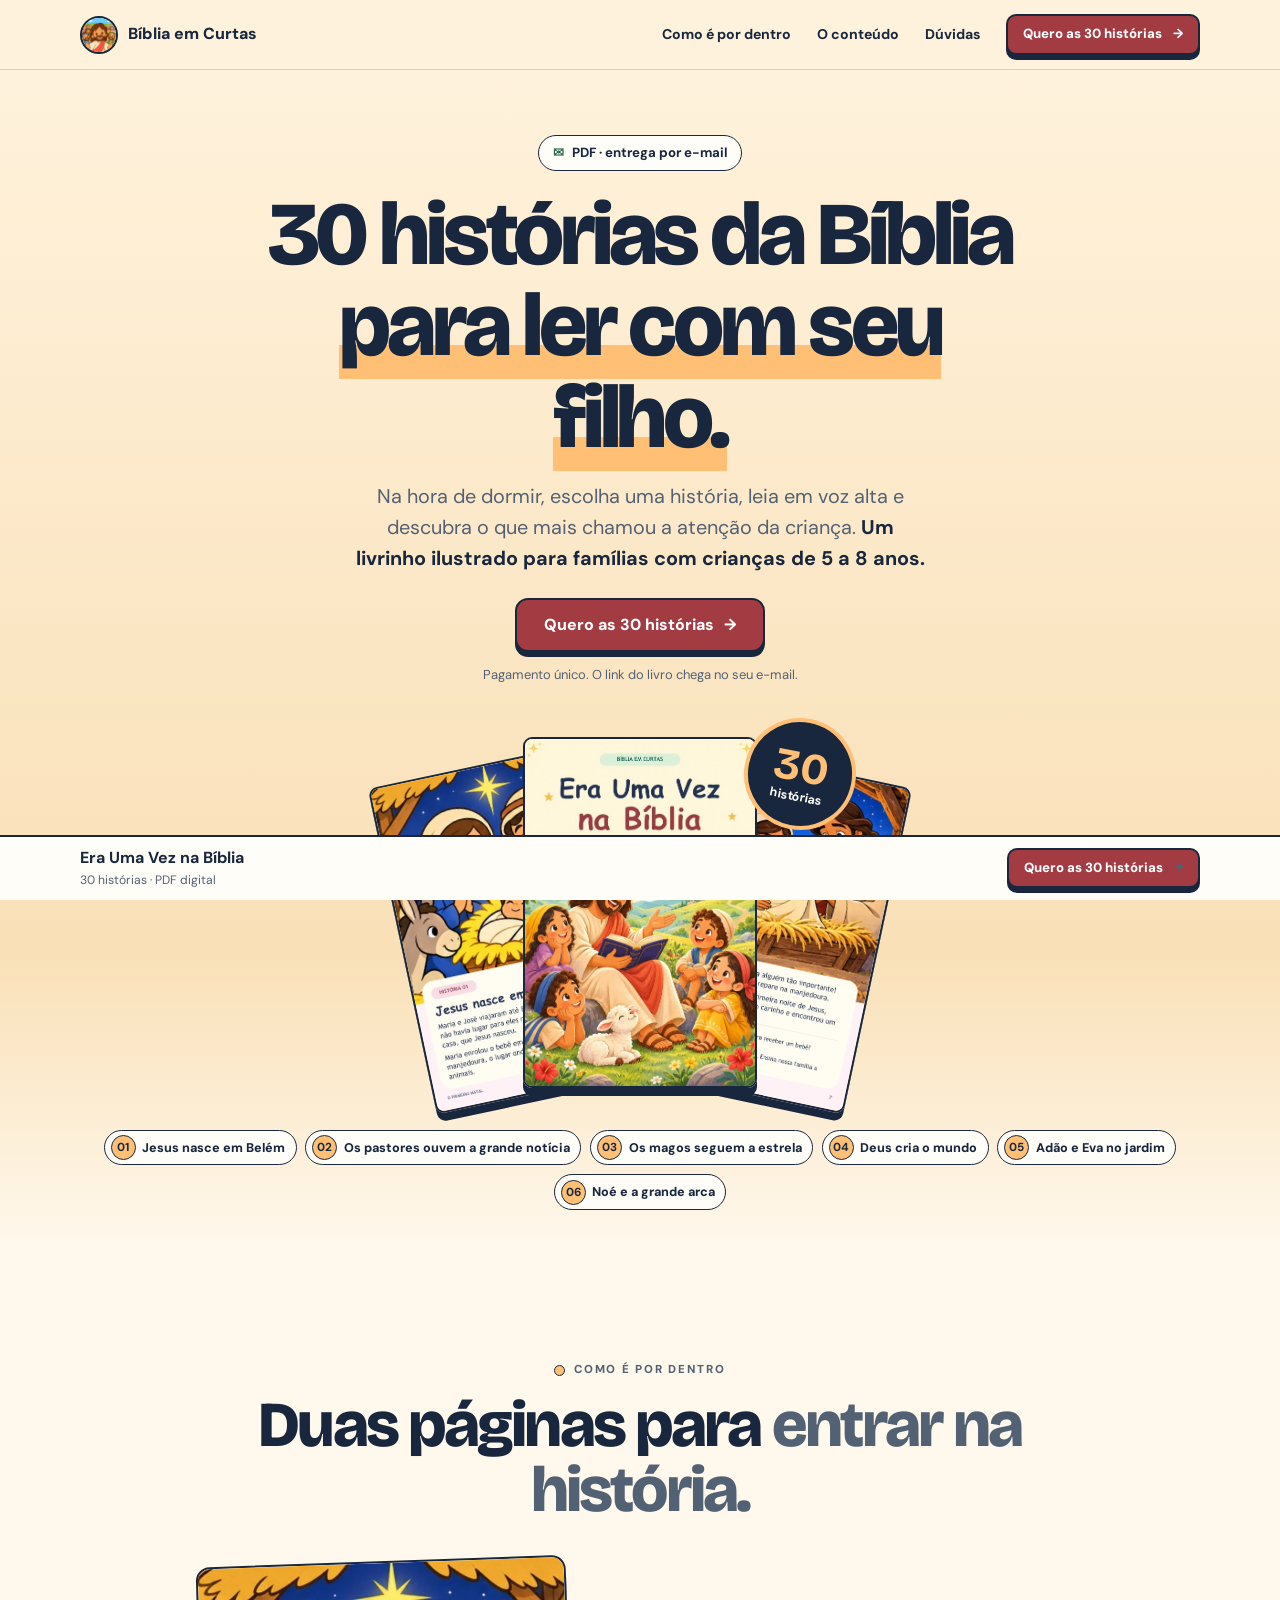
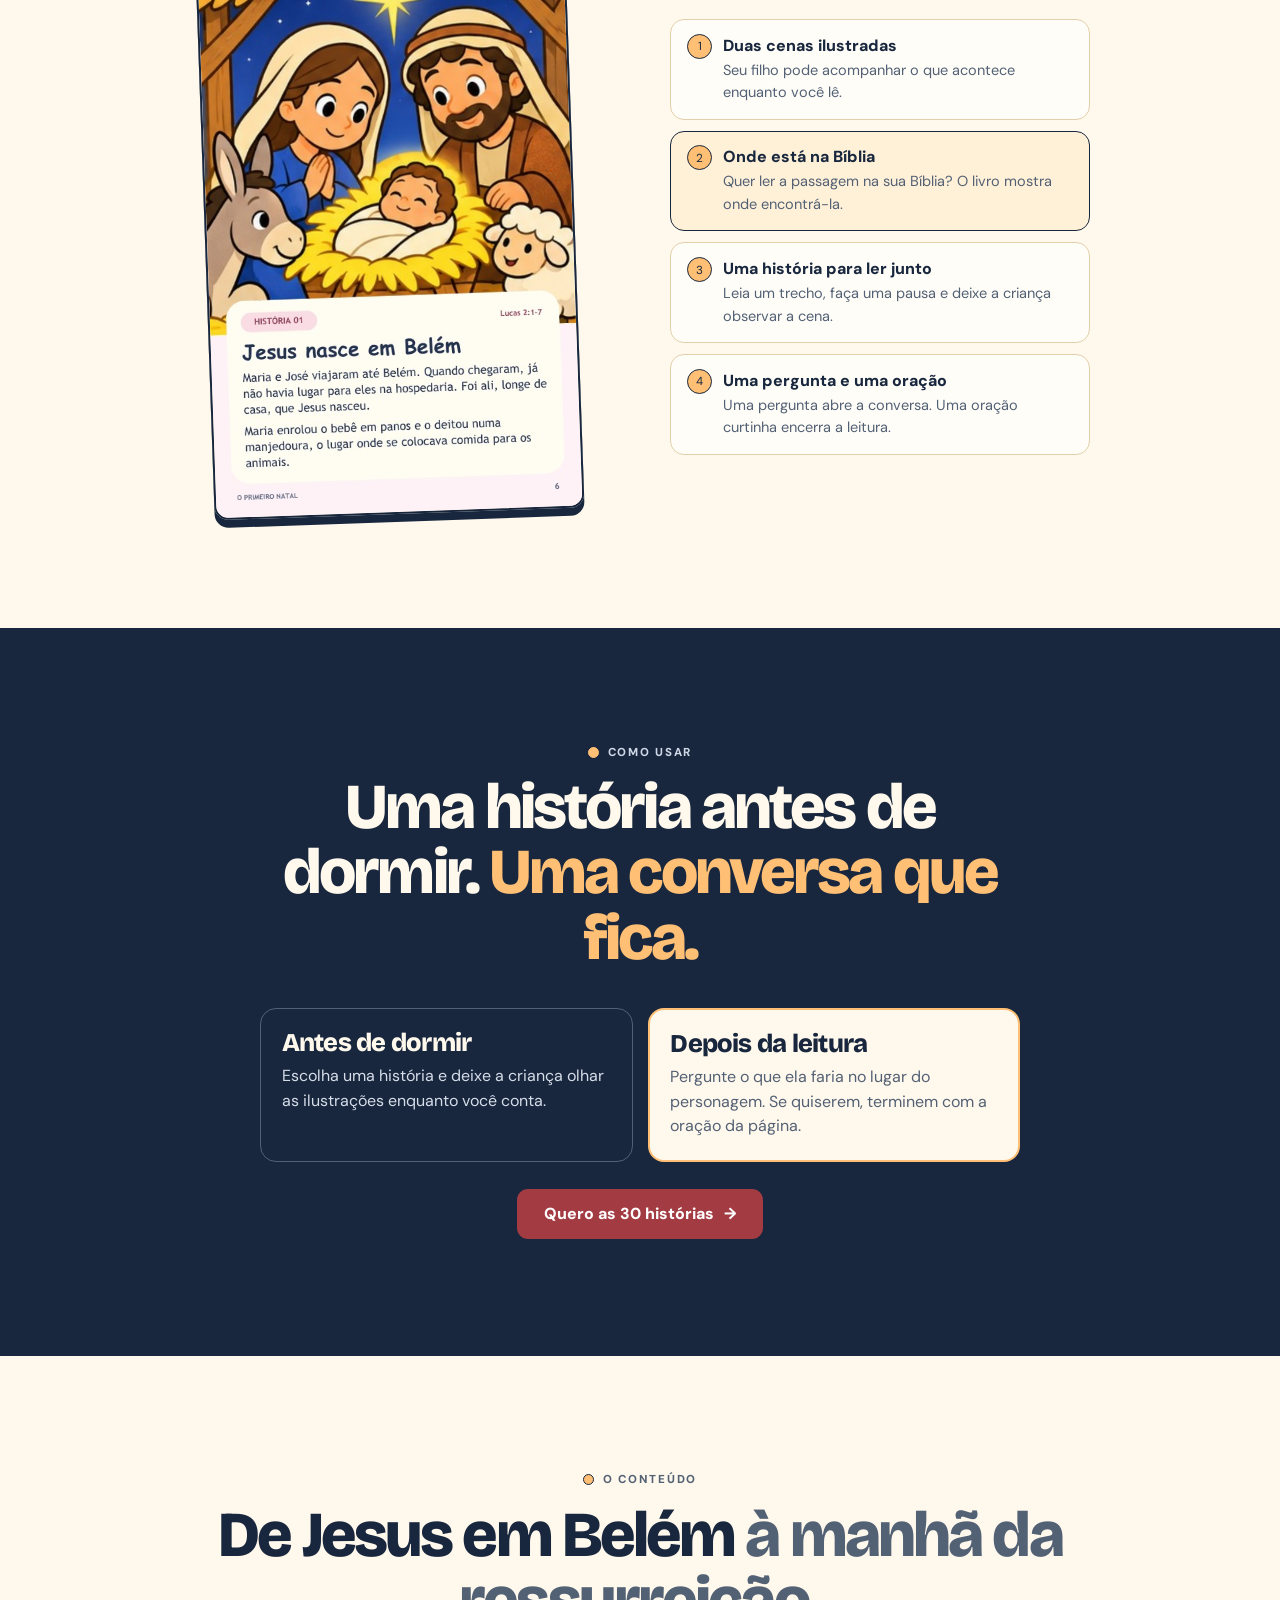
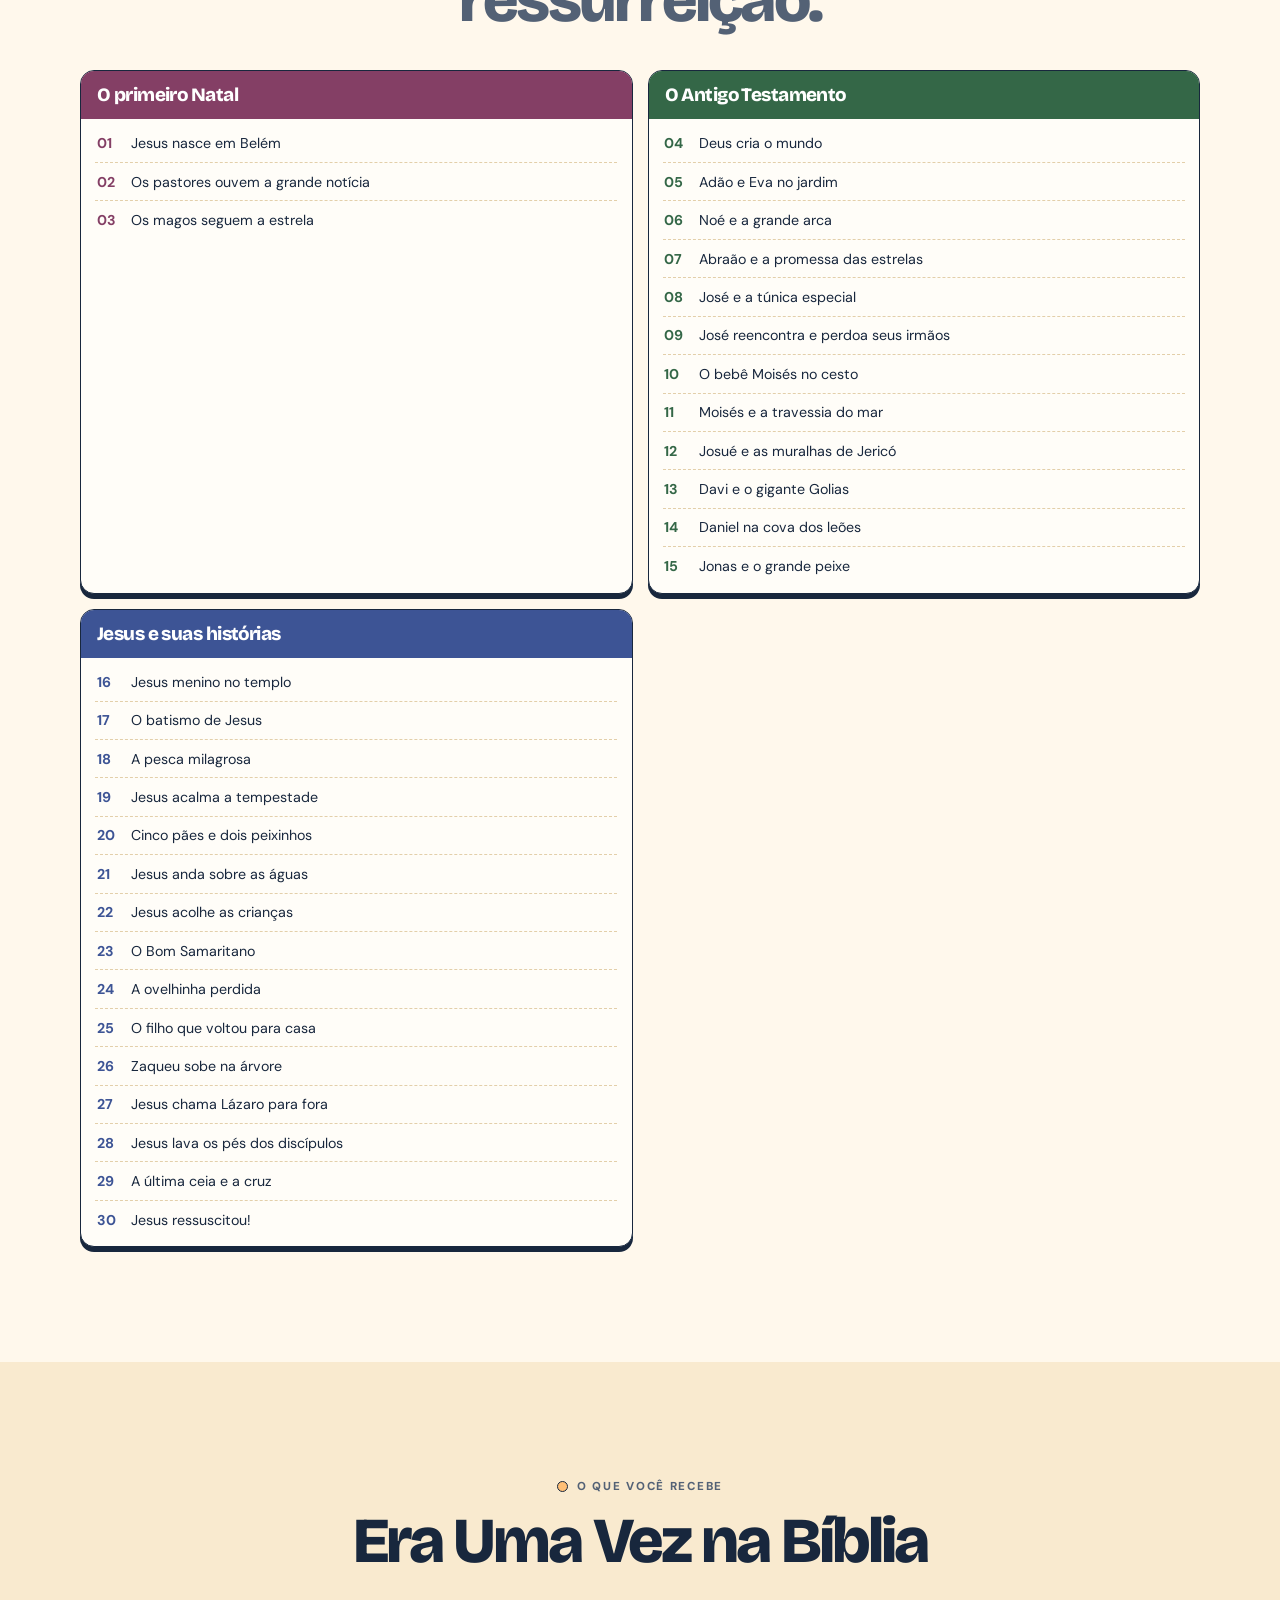
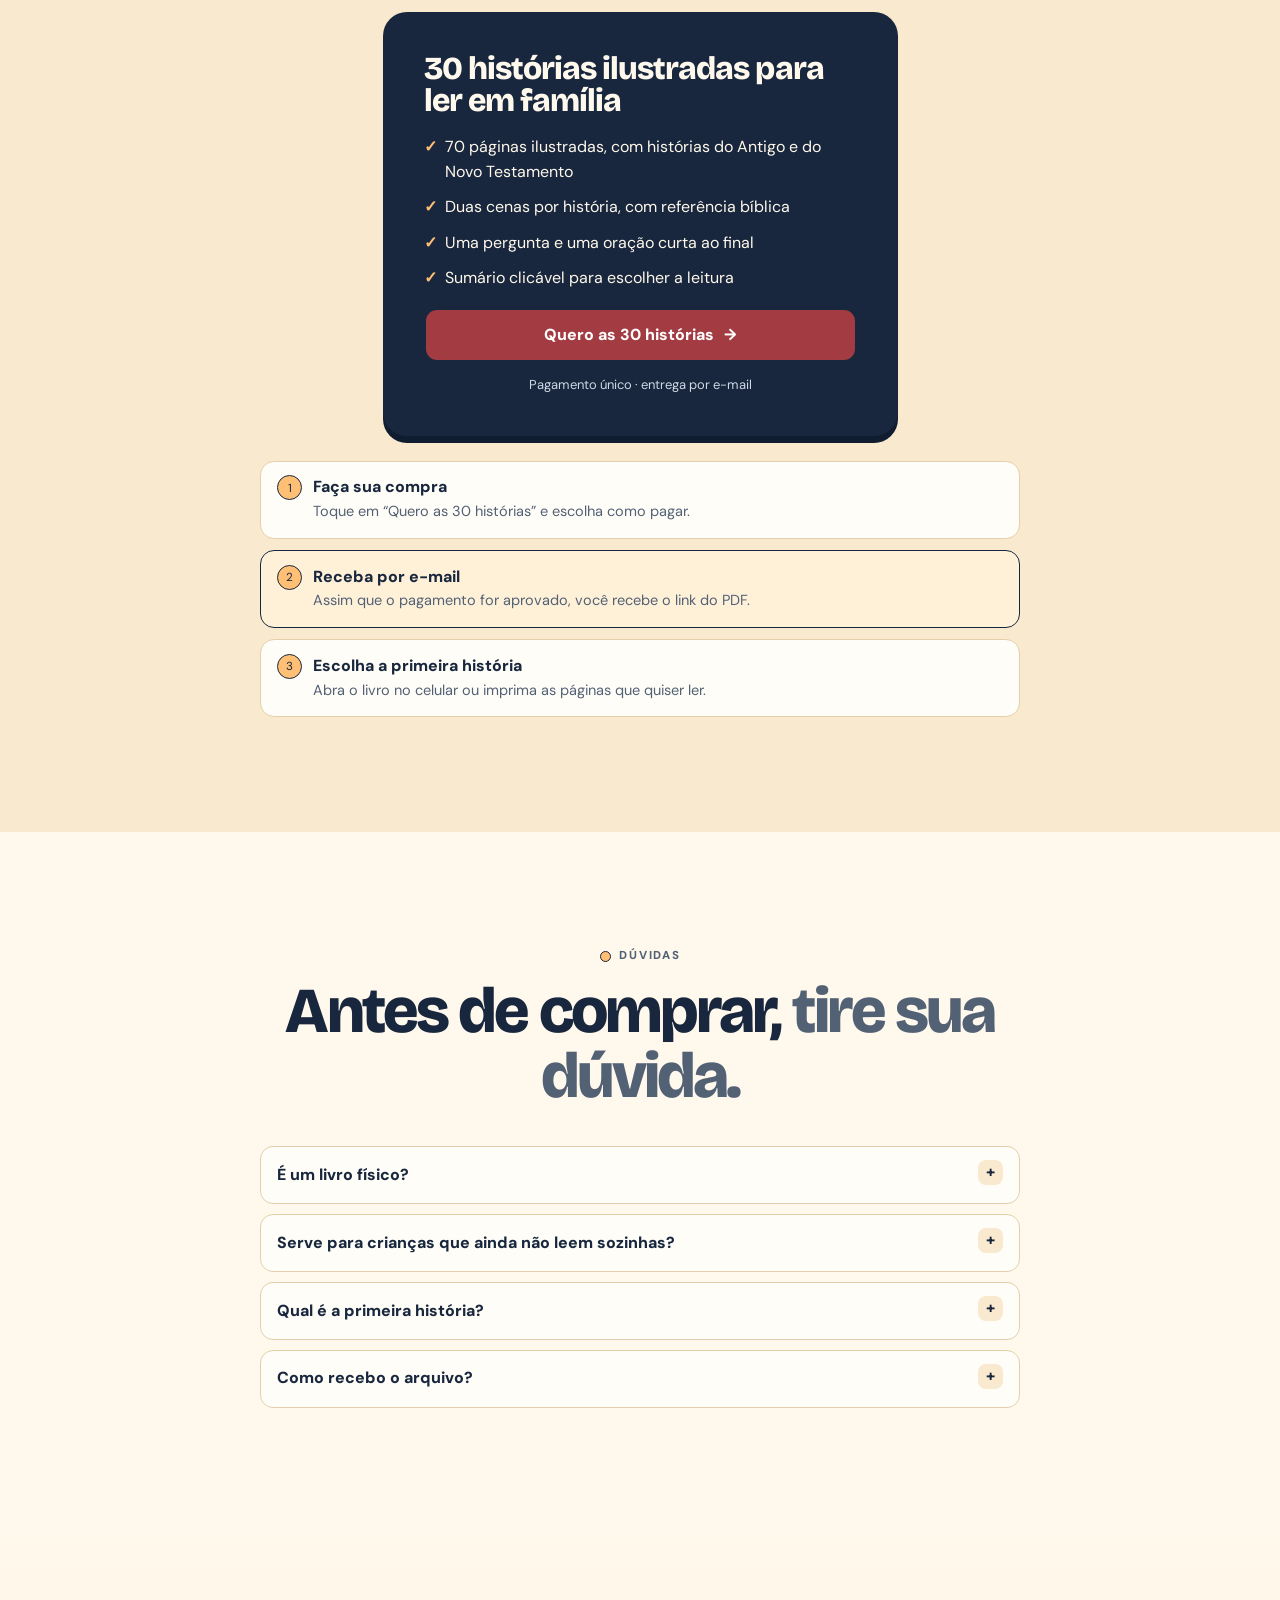
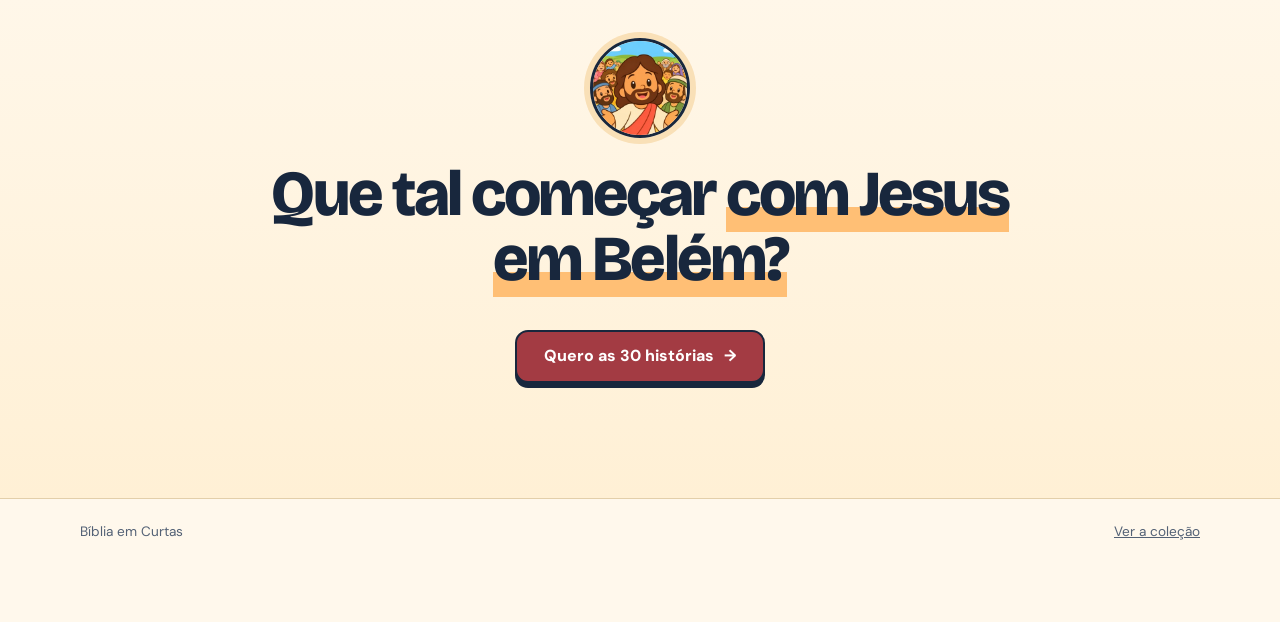
<file: index.html>
<!doctype html><html lang="pt-BR"><head><meta charset="utf-8"><meta name="viewport" content="width=device-width, initial-scale=1"><title>Era Uma Vez na Bíblia | Bíblia em Curtas</title><link rel="stylesheet" href="visual.css"></head><body class="" style="--accent:#A33B43;--accent-hover:#842D36;--soft:#FBE4E3"><header class="site-header"><div class="wrap header-inner"><a class="brand" href="links.html"><img src="imagens/avatar.jpg" alt="" class=""> Bíblia em Curtas</a><nav aria-label="Navegação"><a href="#por-dentro">Como é por dentro</a><a href="#conteudo">O conteúdo</a><a href="#duvidas">Dúvidas</a><a class="btn small" href="https://pay.cakto.com.br/38omd93_1333404">Quero as 30 histórias <span aria-hidden="true">→</span></a></nav></div></header><main><section class="hero"><div class="narrow center">
 <div class="pill"><span aria-hidden="true">✉</span> PDF · entrega por e-mail</div><h1>30 histórias da Bíblia <span class="marker">para ler com seu filho.</span></h1>
 <p class="lede">Na hora de dormir, escolha uma história, leia em voz alta e descubra o que mais chamou a atenção da criança. <b>Um livrinho ilustrado para famílias com crianças de 5 a 8 anos.</b></p>
 <div class="herobutton"><a class="btn" href="https://pay.cakto.com.br/38omd93_1333404">Quero as 30 histórias <span aria-hidden="true">→</span></a></div><p class="micro">Pagamento único. O link do livro chega no seu e-mail.</p>
 <div class="fan"><img src="imagens/historias-pagina.jpg" alt="Página interna do material" class="paper-left"><img src="imagens/historias-pagina2.jpg" alt="Outra página interna" class="paper-right"><img src="imagens/historias-capa.jpg" alt="Capa de Era Uma Vez na Bíblia" class="cover"><span class="round"><strong>30</strong>histórias</span></div>
 </div><div class="titles" aria-label="Alguns títulos"><span class="chip"><b>01</b>Jesus nasce em Belém</span><span class="chip"><b>02</b>Os pastores ouvem a grande notícia</span><span class="chip"><b>03</b>Os magos seguem a estrela</span><span class="chip"><b>04</b>Deus cria o mundo</span><span class="chip"><b>05</b>Adão e Eva no jardim</span><span class="chip"><b>06</b>Noé e a grande arca</span></div></section>
 <section id="por-dentro" class="section"><div class="wrap"><div class="section-title"><p class="eyebrow">Como é por dentro</p><h2>Duas páginas para <span class="softtext">entrar na história.</span></h2></div><div class="inside-grid"><img src="imagens/historias-pagina.jpg" alt="Página real de Era Uma Vez na Bíblia" class="flatpage" loading="lazy"><div class="stack"><div class="feature"><span class="bubble">1</span><div><b>Duas cenas ilustradas</b><p>Seu filho pode acompanhar o que acontece enquanto você lê.</p></div></div><div class="feature"><span class="bubble">2</span><div><b>Onde está na Bíblia</b><p>Quer ler a passagem na sua Bíblia? O livro mostra onde encontrá-la.</p></div></div><div class="feature"><span class="bubble">3</span><div><b>Uma história para ler junto</b><p>Leia um trecho, faça uma pausa e deixe a criança observar a cena.</p></div></div><div class="feature"><span class="bubble">4</span><div><b>Uma pergunta e uma oração</b><p>Uma pergunta abre a conversa. Uma oração curtinha encerra a leitura.</p></div></div></div></div></div></section>
 <section class="section dark"><div class="narrow"><div class="section-title"><p class="eyebrow">Como usar</p><h2>Uma história antes de dormir. <span class="highlight">Uma conversa que fica.</span></h2></div><div class="use-grid"><article class="use-card"><h3>Antes de dormir</h3><p>Escolha uma história e deixe a criança olhar as ilustrações enquanto você conta.</p></article><article class="use-card"><h3>Depois da leitura</h3><p>Pergunte o que ela faria no lugar do personagem. Se quiserem, terminem com a oração da página.</p></article></div><div class="center herobutton"><a class="btn" href="https://pay.cakto.com.br/38omd93_1333404">Quero as 30 histórias <span aria-hidden="true">→</span></a></div></div></section>
 <section id="conteudo" class="section"><div class="wrap"><div class="section-title"><p class="eyebrow">O conteúdo</p><h2>De Jesus em Belém <span class="softtext">à manhã da ressurreição.</span></h2></div><div class="index-grid"><article class="index-card" style="--index:#843F65"><h3>O primeiro Natal</h3><ol><li><b>01</b>Jesus nasce em Belém</li><li><b>02</b>Os pastores ouvem a grande notícia</li><li><b>03</b>Os magos seguem a estrela</li></ol></article><article class="index-card" style="--index:#346747"><h3>O Antigo Testamento</h3><ol><li><b>04</b>Deus cria o mundo</li><li><b>05</b>Adão e Eva no jardim</li><li><b>06</b>Noé e a grande arca</li><li><b>07</b>Abraão e a promessa das estrelas</li><li><b>08</b>José e a túnica especial</li><li><b>09</b>José reencontra e perdoa seus irmãos</li><li><b>10</b>O bebê Moisés no cesto</li><li><b>11</b>Moisés e a travessia do mar</li><li><b>12</b>Josué e as muralhas de Jericó</li><li><b>13</b>Davi e o gigante Golias</li><li><b>14</b>Daniel na cova dos leões</li><li><b>15</b>Jonas e o grande peixe</li></ol></article><article class="index-card" style="--index:#3D5495"><h3>Jesus e suas histórias</h3><ol><li><b>16</b>Jesus menino no templo</li><li><b>17</b>O batismo de Jesus</li><li><b>18</b>A pesca milagrosa</li><li><b>19</b>Jesus acalma a tempestade</li><li><b>20</b>Cinco pães e dois peixinhos</li><li><b>21</b>Jesus anda sobre as águas</li><li><b>22</b>Jesus acolhe as crianças</li><li><b>23</b>O Bom Samaritano</li><li><b>24</b>A ovelhinha perdida</li><li><b>25</b>O filho que voltou para casa</li><li><b>26</b>Zaqueu sobe na árvore</li><li><b>27</b>Jesus chama Lázaro para fora</li><li><b>28</b>Jesus lava os pés dos discípulos</li><li><b>29</b>A última ceia e a cruz</li><li><b>30</b>Jesus ressuscitou!</li></ol></article></div></div></section>
 <section id="oferta" class="section offer"><div class="narrow"><div class="section-title"><p class="eyebrow">O que você recebe</p><h2>Era Uma Vez na Bíblia</h2></div><div class="offer-card"><h3>30 histórias ilustradas para ler em família</h3><ul><li>70 páginas ilustradas, com histórias do Antigo e do Novo Testamento</li><li>Duas cenas por história, com referência bíblica</li><li>Uma pergunta e uma oração curta ao final</li><li>Sumário clicável para escolher a leitura</li></ul><a class="btn" href="https://pay.cakto.com.br/38omd93_1333404">Quero as 30 histórias <span aria-hidden="true">→</span></a><p class="micro">Pagamento único · entrega por e-mail</p></div>
 <div class="stack" style="margin-top:25px"><div class="feature"><span class="bubble">1</span><div><b>Faça sua compra</b><p>Toque em “Quero as 30 histórias” e escolha como pagar.</p></div></div><div class="feature"><span class="bubble">2</span><div><b>Receba por e-mail</b><p>Assim que o pagamento for aprovado, você recebe o link do PDF.</p></div></div><div class="feature"><span class="bubble">3</span><div><b>Escolha a primeira história</b><p>Abra o livro no celular ou imprima as páginas que quiser ler.</p></div></div></div></div></section>
 <section id="duvidas" class="section"><div class="narrow"><div class="section-title"><p class="eyebrow">Dúvidas</p><h2>Antes de comprar, <span class="softtext">tire sua dúvida.</span></h2></div><div class="faq"><details><summary>É um livro físico?</summary><p>É um PDF digital. Dá para abrir no celular ou no tablet e imprimir as páginas que quiser.</p></details><details><summary>Serve para crianças que ainda não leem sozinhas?</summary><p>Sim. O livro foi pensado para adultos lerem em voz alta com crianças de 5 a 8 anos.</p></details><details><summary>Qual é a primeira história?</summary><p>Jesus nasce em Belém. As três primeiras histórias apresentam o primeiro Natal.</p></details><details><summary>Como recebo o arquivo?</summary><p>Depois que o pagamento for aprovado, você recebe por e-mail o link para abrir e baixar o PDF.</p></details></div></div></section>
 <section class="section closing center"><div class="narrow"><img src="imagens/avatar.jpg" alt="Bíblia em Curtas" class="" loading="lazy"><div class="section-title"><h2>Que tal começar <span class="marker">com Jesus em Belém?</span></h2></div><a class="btn" href="https://pay.cakto.com.br/38omd93_1333404">Quero as 30 histórias <span aria-hidden="true">→</span></a></div></section></main>
 <footer class="foot"><div class="wrap"><span>Bíblia em Curtas</span><a href="links.html">Ver a coleção</a></div></footer>
 <aside class="sticky" aria-label="Atalho da oferta"><div class="wrap"><div><b>Era Uma Vez na Bíblia</b><span>30 histórias · PDF digital</span></div><a class="btn small" href="https://pay.cakto.com.br/38omd93_1333404">Quero as 30 histórias <span aria-hidden="true">→</span></a></div></aside></body></html>
</file>
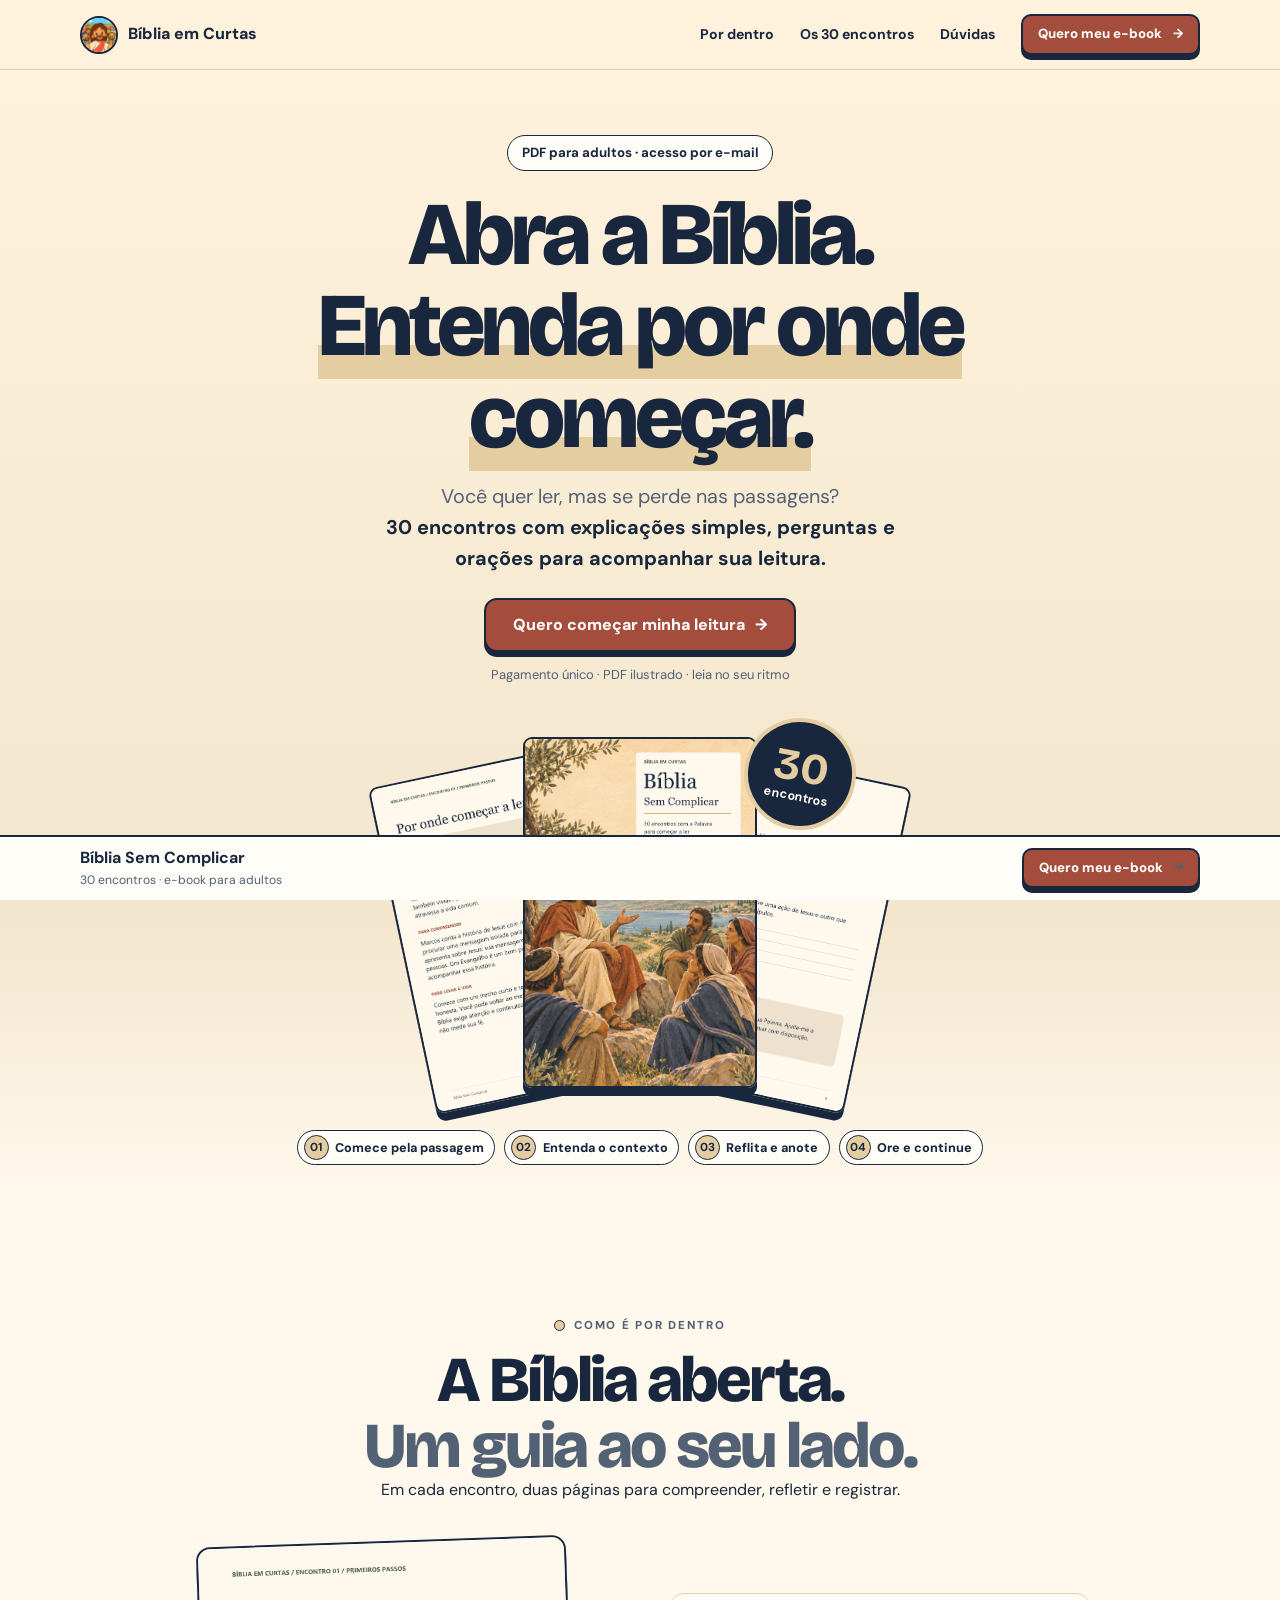
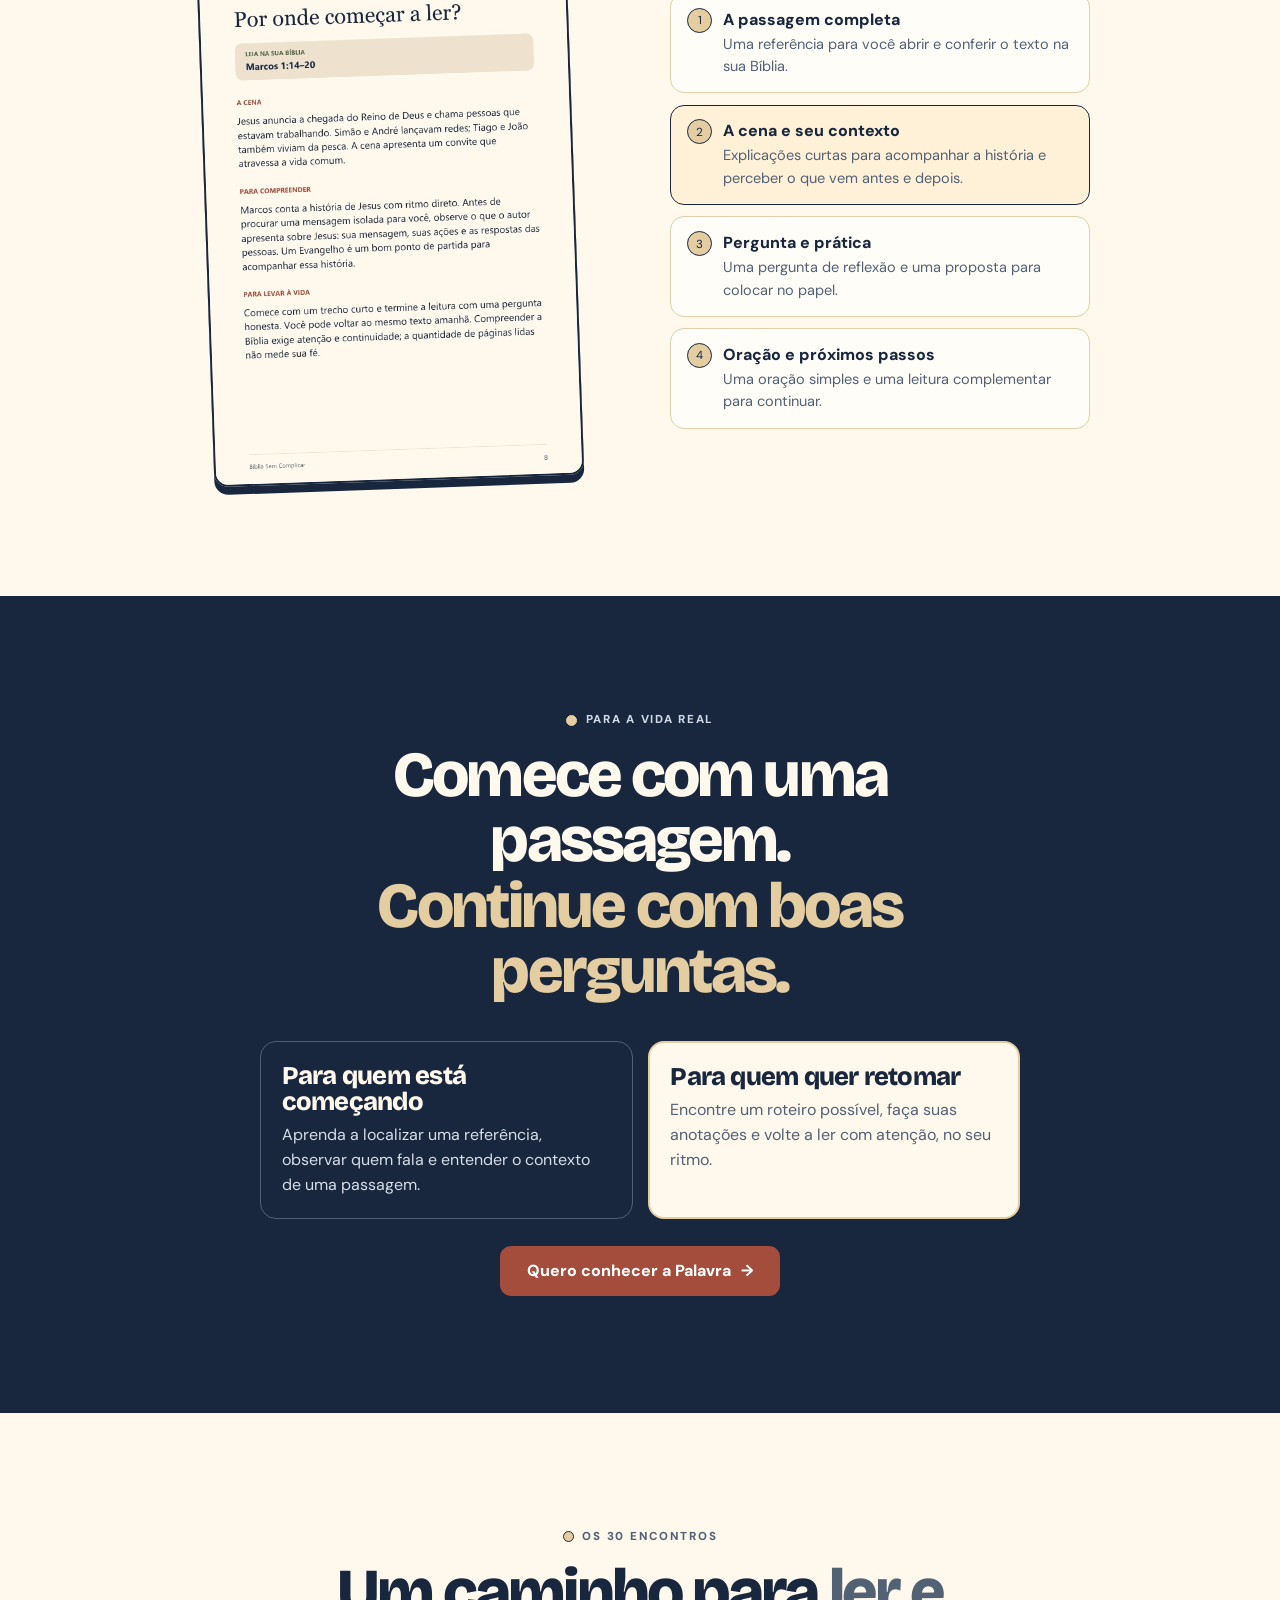
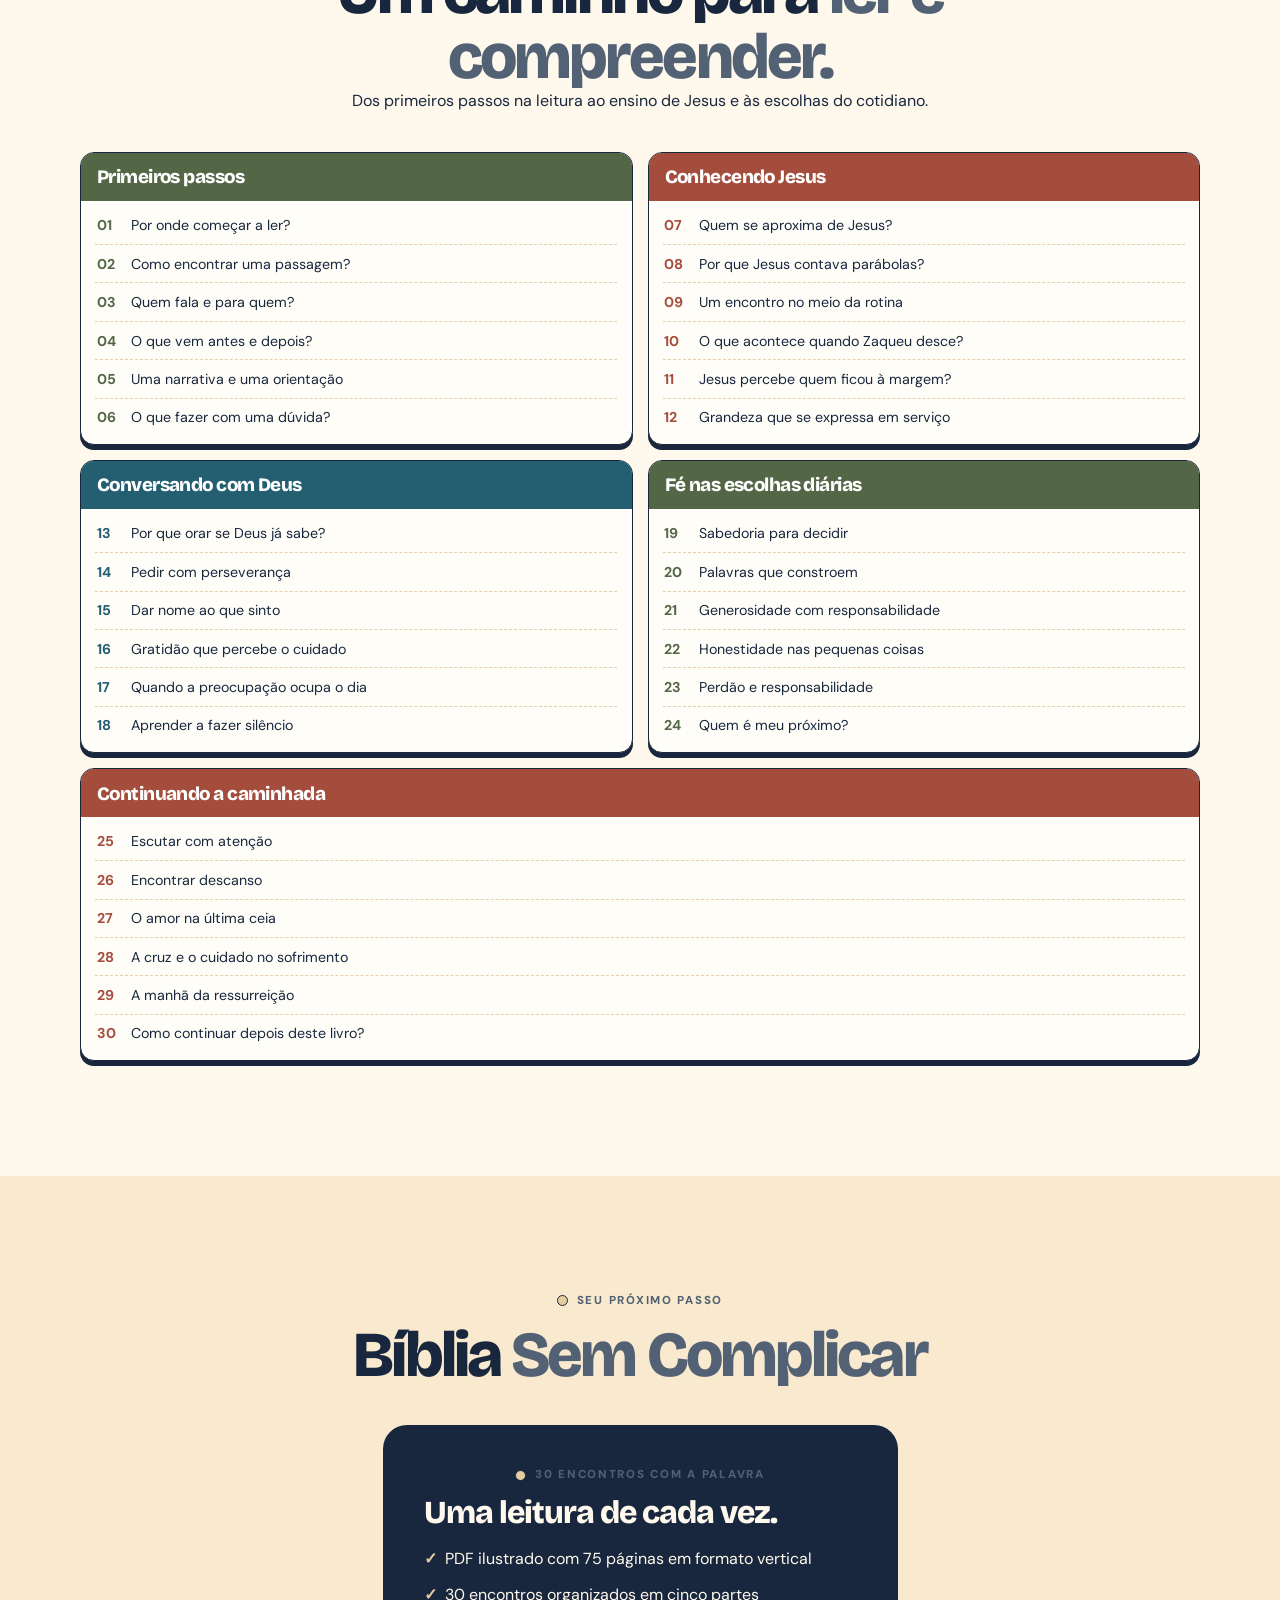
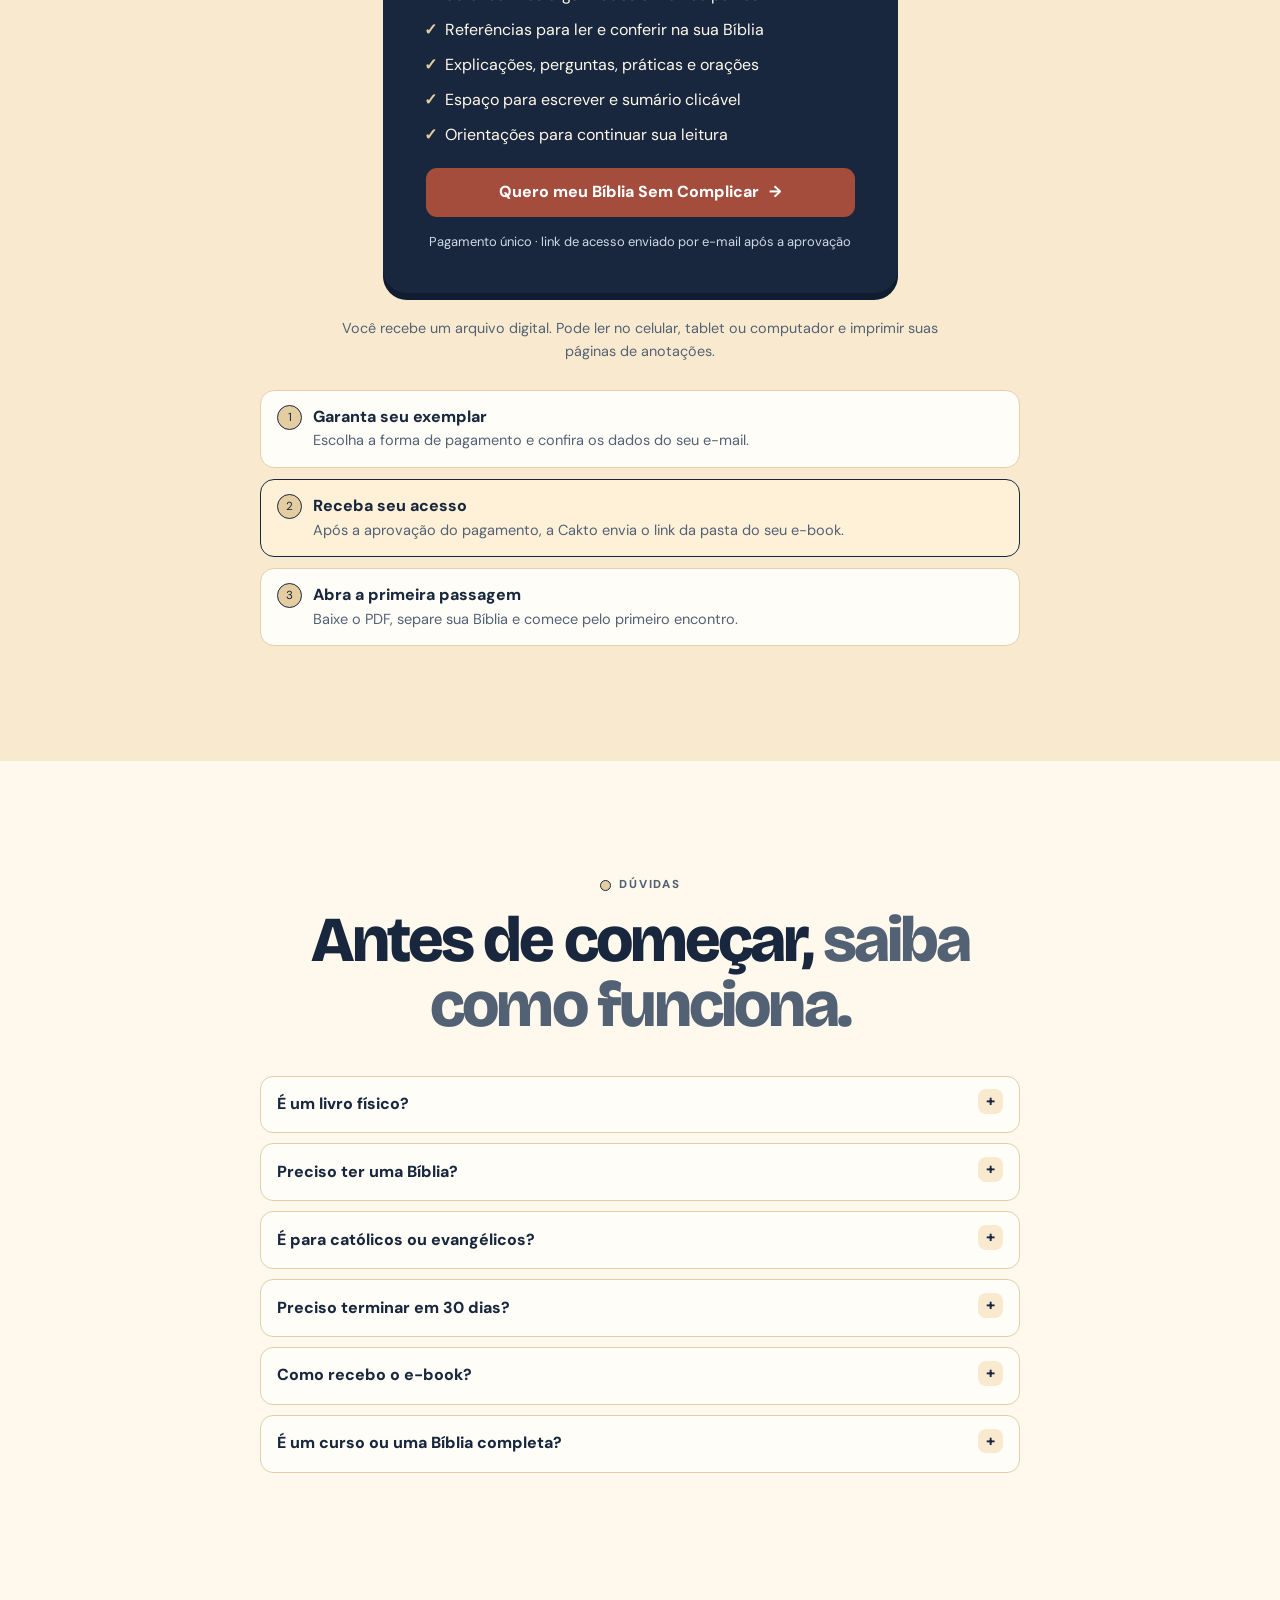
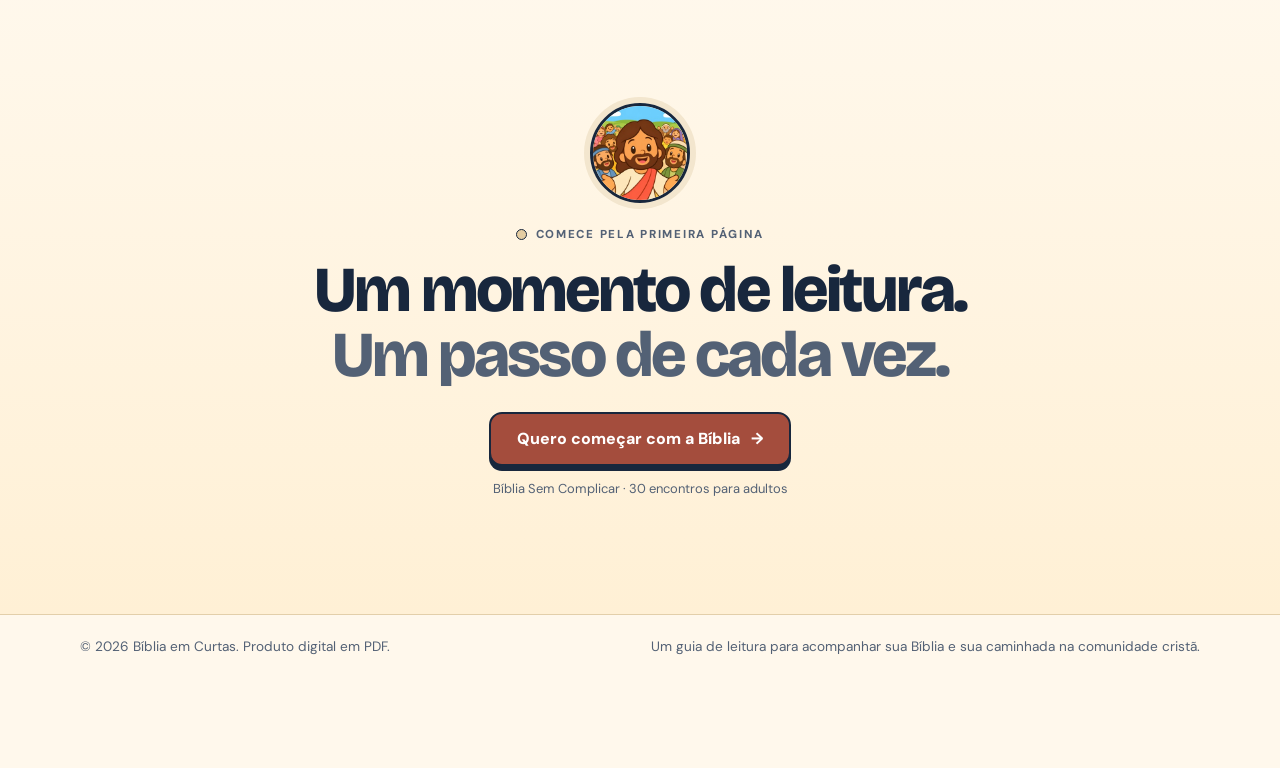
<file: biblia-sem-complicar.html>
<!doctype html><html lang="pt-BR"><head><meta charset="utf-8"><meta name="viewport" content="width=device-width, initial-scale=1"><title>Bíblia Sem Complicar | Bíblia em Curtas</title><meta name="description" content="30 encontros para adultos que querem começar ou retomar a leitura bíblica. PDF ilustrado com explicações, perguntas, orações e espaço para anotações."><meta property="og:title" content="Bíblia Sem Complicar"><meta property="og:description" content="30 encontros com a Palavra para começar a ler com mais compreensão."><meta property="og:image" content="https://bibliaemcurtas.vercel.app/imagens/adultos-miniatura.jpg"><link rel="stylesheet" href="visual.css"><style>body{--accent:#A44D3D;--accent-hover:#853D30;--soft:#EEE2CE;--hero:#F3E6CE;--mark:#E5CDA2}.adult-intro{max-width:700px;margin:0 auto}.adult-intro p{margin-top:18px;color:var(--muted)}.adult-contents{grid-template-columns:repeat(2,minmax(0,1fr))}.adult-contents article:last-child{grid-column:1/-1}.fineprint{font-size:.9rem;color:var(--muted);margin:24px auto 0;max-width:650px;text-align:center}@media(max-width:650px){.adult-contents{grid-template-columns:1fr}.adult-contents article:last-child{grid-column:auto}}.adult-sticky .wrap>div{min-width:0}.adult-sticky .btn{flex-shrink:0}.foot{padding-bottom:110px}@media(max-width:420px){.adult-sticky b{font-size:.85rem}.adult-sticky span{font-size:.66rem}.adult-sticky .btn{font-size:.72rem;padding:.6rem}.adult-sticky .wrap{gap:8px}}</style></head><body><header class="site-header"><div class="wrap header-inner"><a class="brand" href="links.html"><img src="imagens/avatar.jpg" alt=""> Bíblia em Curtas</a><nav aria-label="Navegação"><a href="#por-dentro">Por dentro</a><a href="#conteudo">Os 30 encontros</a><a href="#duvidas">Dúvidas</a><a class="btn small" href="https://pay.cakto.com.br/kntiqg2_1336436">Quero meu e-book <span aria-hidden="true">→</span></a></nav></div></header>
<main><section class="hero"><div class="narrow center"><div class="pill">PDF para adultos · acesso por e-mail</div><h1>Abra a Bíblia.<br><span class="marker">Entenda por onde começar.</span></h1><p class="lede">Você quer ler, mas se perde nas passagens?<br><b>30 encontros com explicações simples, perguntas e orações para acompanhar sua leitura.</b></p><div class="herobutton"><a class="btn" href="https://pay.cakto.com.br/kntiqg2_1336436">Quero começar minha leitura <span aria-hidden="true">→</span></a></div><p class="micro">Pagamento único · PDF ilustrado · leia no seu ritmo</p><div class="fan"><img src="imagens/adultos-pagina.jpg" alt="Página real do encontro Por onde começar a ler" class="paper-left"><img src="imagens/adultos-pagina2.jpg" alt="Página de reflexão e anotações" class="paper-right"><img src="imagens/adultos-capa.jpg" alt="Capa de Bíblia Sem Complicar" class="cover"><span class="round"><strong>30</strong>encontros</span></div></div><div class="titles"><span class="chip"><b>01</b>Comece pela passagem</span><span class="chip"><b>02</b>Entenda o contexto</span><span class="chip"><b>03</b>Reflita e anote</span><span class="chip"><b>04</b>Ore e continue</span></div></section>
<section id="por-dentro" class="section"><div class="wrap"><div class="section-title"><p class="eyebrow">Como é por dentro</p><h2>A Bíblia aberta.<br><span class="softtext">Um guia ao seu lado.</span></h2><p>Em cada encontro, duas páginas para compreender, refletir e registrar.</p></div><div class="inside-grid"><img src="imagens/adultos-pagina.jpg" class="flatpage" alt="Página real do e-book" loading="lazy"><div class="stack"><div class="feature"><span class="bubble">1</span><div><b>A passagem completa</b><p>Uma referência para você abrir e conferir o texto na sua Bíblia.</p></div></div><div class="feature"><span class="bubble">2</span><div><b>A cena e seu contexto</b><p>Explicações curtas para acompanhar a história e perceber o que vem antes e depois.</p></div></div><div class="feature"><span class="bubble">3</span><div><b>Pergunta e prática</b><p>Uma pergunta de reflexão e uma proposta para colocar no papel.</p></div></div><div class="feature"><span class="bubble">4</span><div><b>Oração e próximos passos</b><p>Uma oração simples e uma leitura complementar para continuar.</p></div></div></div></div></div></section>
<section class="section dark"><div class="narrow"><div class="section-title"><p class="eyebrow">Para a vida real</p><h2>Comece com uma passagem.<br><span class="highlight">Continue com boas perguntas.</span></h2></div><div class="use-grid"><article class="use-card"><h3>Para quem está começando</h3><p>Aprenda a localizar uma referência, observar quem fala e entender o contexto de uma passagem.</p></article><article class="use-card"><h3>Para quem quer retomar</h3><p>Encontre um roteiro possível, faça suas anotações e volte a ler com atenção, no seu ritmo.</p></article></div><div class="center herobutton"><a class="btn" href="https://pay.cakto.com.br/kntiqg2_1336436">Quero conhecer a Palavra <span aria-hidden="true">→</span></a></div></div></section>
<section id="conteudo" class="section"><div class="wrap"><div class="section-title"><p class="eyebrow">Os 30 encontros</p><h2>Um caminho para <span class="softtext">ler e compreender.</span></h2><p>Dos primeiros passos na leitura ao ensino de Jesus e às escolhas do cotidiano.</p></div><div class="index-grid adult-contents"><article class="index-card" style="--index:#536747"><h3>Primeiros passos</h3><ol><li><b>01</b>Por onde começar a ler?</li><li><b>02</b>Como encontrar uma passagem?</li><li><b>03</b>Quem fala e para quem?</li><li><b>04</b>O que vem antes e depois?</li><li><b>05</b>Uma narrativa e uma orientação</li><li><b>06</b>O que fazer com uma dúvida?</li></ol></article><article class="index-card" style="--index:#A44D3D"><h3>Conhecendo Jesus</h3><ol><li><b>07</b>Quem se aproxima de Jesus?</li><li><b>08</b>Por que Jesus contava parábolas?</li><li><b>09</b>Um encontro no meio da rotina</li><li><b>10</b>O que acontece quando Zaqueu desce?</li><li><b>11</b>Jesus percebe quem ficou à margem?</li><li><b>12</b>Grandeza que se expressa em serviço</li></ol></article><article class="index-card" style="--index:#235F71"><h3>Conversando com Deus</h3><ol><li><b>13</b>Por que orar se Deus já sabe?</li><li><b>14</b>Pedir com perseverança</li><li><b>15</b>Dar nome ao que sinto</li><li><b>16</b>Gratidão que percebe o cuidado</li><li><b>17</b>Quando a preocupação ocupa o dia</li><li><b>18</b>Aprender a fazer silêncio</li></ol></article><article class="index-card" style="--index:#536747"><h3>Fé nas escolhas diárias</h3><ol><li><b>19</b>Sabedoria para decidir</li><li><b>20</b>Palavras que constroem</li><li><b>21</b>Generosidade com responsabilidade</li><li><b>22</b>Honestidade nas pequenas coisas</li><li><b>23</b>Perdão e responsabilidade</li><li><b>24</b>Quem é meu próximo?</li></ol></article><article class="index-card" style="--index:#A44D3D"><h3>Continuando a caminhada</h3><ol><li><b>25</b>Escutar com atenção</li><li><b>26</b>Encontrar descanso</li><li><b>27</b>O amor na última ceia</li><li><b>28</b>A cruz e o cuidado no sofrimento</li><li><b>29</b>A manhã da ressurreição</li><li><b>30</b>Como continuar depois deste livro?</li></ol></article></div></div></section>
<section id="oferta" class="section offer"><div class="narrow"><div class="section-title"><p class="eyebrow">Seu próximo passo</p><h2>Bíblia <span class="softtext">Sem Complicar</span></h2></div><div class="offer-card"><p class="eyebrow">30 encontros com a Palavra</p><h3>Uma leitura de cada vez.</h3><ul><li>PDF ilustrado com 75 páginas em formato vertical</li><li>30 encontros organizados em cinco partes</li><li>Referências para ler e conferir na sua Bíblia</li><li>Explicações, perguntas, práticas e orações</li><li>Espaço para escrever e sumário clicável</li><li>Orientações para continuar sua leitura</li></ul><a class="btn" href="https://pay.cakto.com.br/kntiqg2_1336436">Quero meu Bíblia Sem Complicar <span aria-hidden="true">→</span></a><p class="micro">Pagamento único · link de acesso enviado por e-mail após a aprovação</p></div><p class="fineprint">Você recebe um arquivo digital. Pode ler no celular, tablet ou computador e imprimir suas páginas de anotações.</p><div class="stack" style="margin-top:28px"><div class="feature"><span class="bubble">1</span><div><b>Garanta seu exemplar</b><p>Escolha a forma de pagamento e confira os dados do seu e-mail.</p></div></div><div class="feature"><span class="bubble">2</span><div><b>Receba seu acesso</b><p>Após a aprovação do pagamento, a Cakto envia o link da pasta do seu e-book.</p></div></div><div class="feature"><span class="bubble">3</span><div><b>Abra a primeira passagem</b><p>Baixe o PDF, separe sua Bíblia e comece pelo primeiro encontro.</p></div></div></div></div></section>
<section id="duvidas" class="section"><div class="narrow"><div class="section-title"><p class="eyebrow">Dúvidas</p><h2>Antes de começar, <span class="softtext">saiba como funciona.</span></h2></div><div class="faq"><details><summary>É um livro físico?</summary><p>Você recebe um e-book em PDF. Pode baixar e ler nos seus dispositivos ou imprimir para uso pessoal.</p></details><details><summary>Preciso ter uma Bíblia?</summary><p>Sim. O guia indica as passagens para você ler na sua Bíblia impressa ou digital. As explicações e reflexões acompanham a leitura do texto completo.</p></details><details><summary>É para católicos ou evangélicos?</summary><p>É um guia introdutório para adultos cristãos, com passagens presentes nas Bíblias católicas e evangélicas. O livro reconhece diferenças de tradição e orienta a aprofundar dúvidas com pessoas preparadas da sua comunidade.</p></details><details><summary>Preciso terminar em 30 dias?</summary><p>Você pode fazer um encontro por dia ou seguir outro ritmo. Os 30 encontros ficam disponíveis no arquivo para você retomar quando quiser.</p></details><details><summary>Como recebo o e-book?</summary><p>Após a aprovação do pagamento, você recebe no e-mail informado na compra o link da pasta de entrega no Google Drive. Abra a pasta, selecione o PDF e baixe seu exemplar. Confira também a caixa de spam.</p></details><details><summary>É um curso ou uma Bíblia completa?</summary><p>É um e-book de leitura guiada, com 30 encontros e páginas de reflexão. As referências levam ao texto completo na sua Bíblia. Não inclui aulas em vídeo.</p></details></div></div></section>
<section class="section closing"><div class="narrow center"><img src="imagens/avatar.jpg" alt="Bíblia em Curtas" class="final-logo" loading="lazy"><p class="eyebrow">Comece pela primeira página</p><h2>Um momento de leitura.<br><span class="softtext">Um passo de cada vez.</span></h2><div class="herobutton"><a class="btn" href="https://pay.cakto.com.br/kntiqg2_1336436">Quero começar com a Bíblia <span aria-hidden="true">→</span></a></div><p class="micro">Bíblia Sem Complicar · 30 encontros para adultos</p></div></section></main><aside class="sticky adult-sticky" aria-label="Atalho para comprar o e-book"><div class="wrap"><div><b>Bíblia Sem Complicar</b><span>30 encontros · e-book para adultos</span></div><a class="btn small" href="https://pay.cakto.com.br/kntiqg2_1336436">Quero meu e-book <span aria-hidden="true">→</span></a></div></aside><footer class="foot"><div class="wrap"><p>© 2026 Bíblia em Curtas. Produto digital em PDF.</p><p>Um guia de leitura para acompanhar sua Bíblia e sua caminhada na comunidade cristã.</p></div></footer></body></html>
</file>
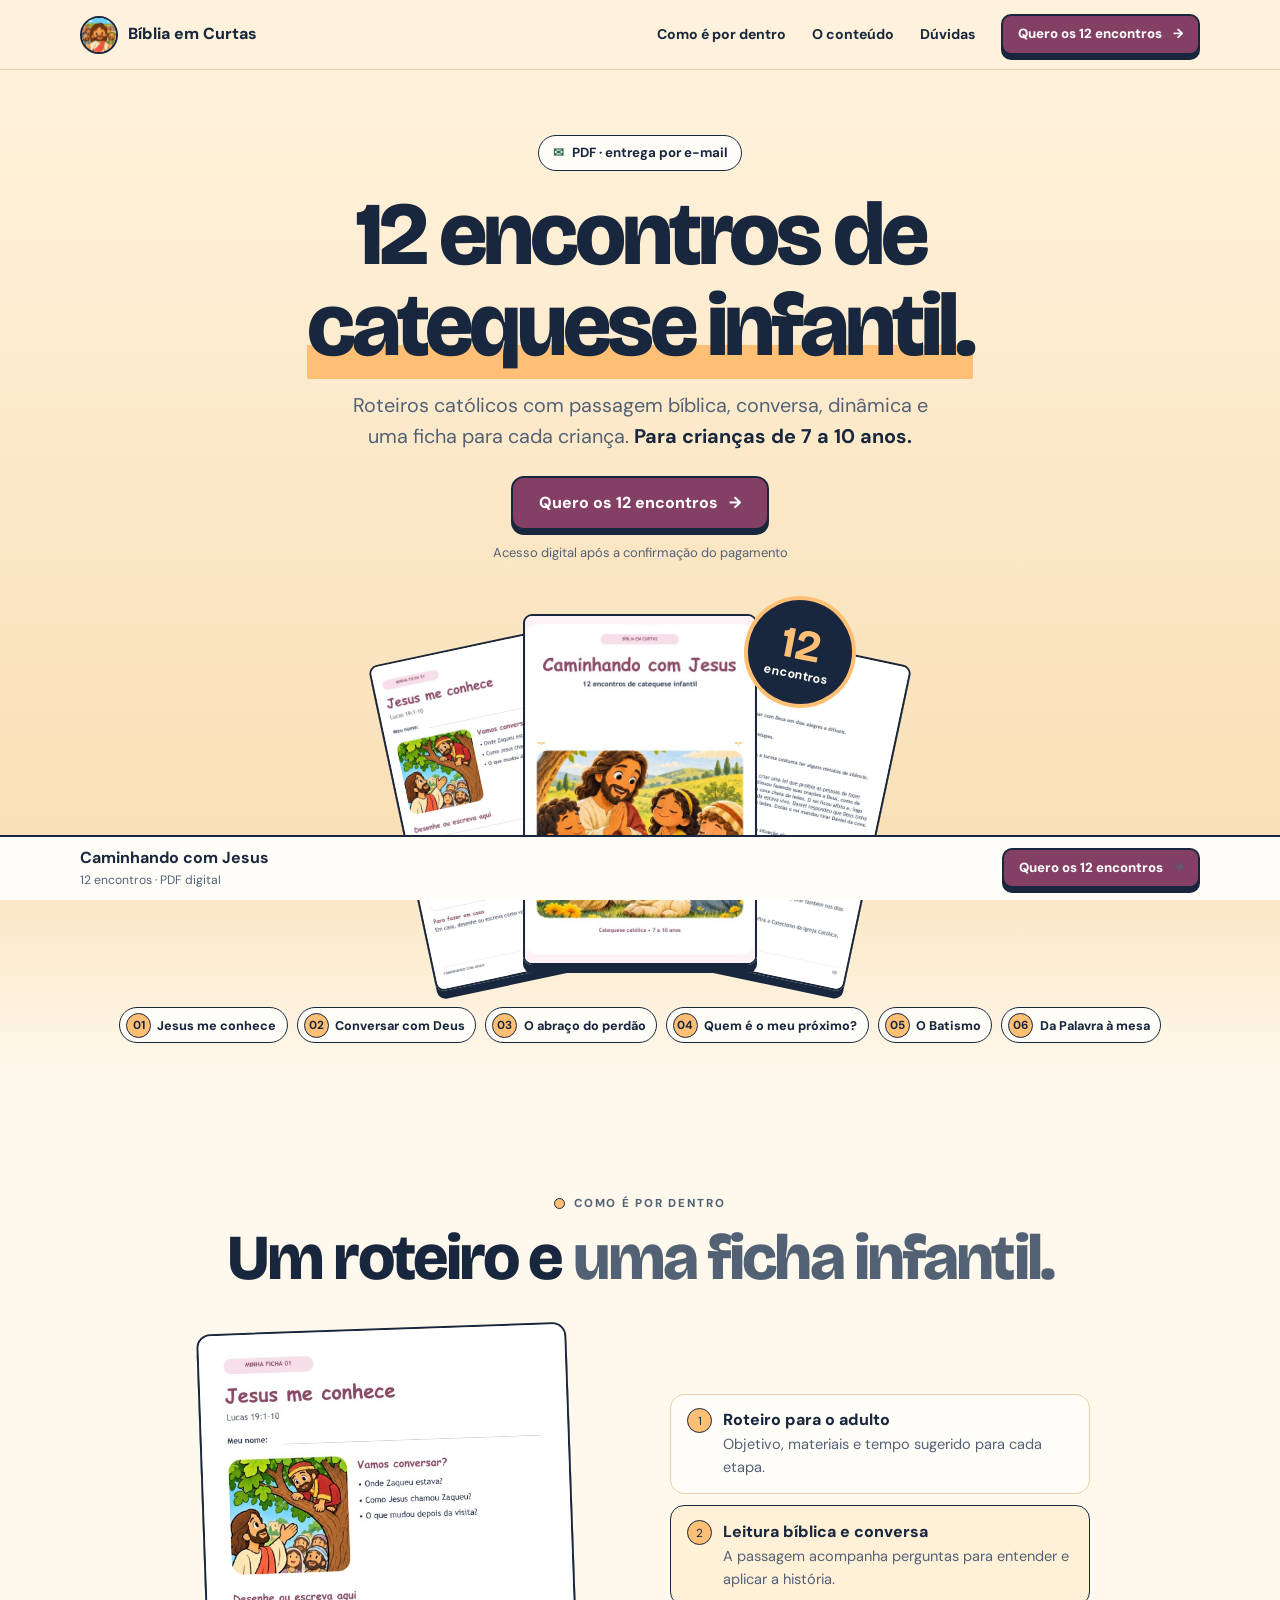
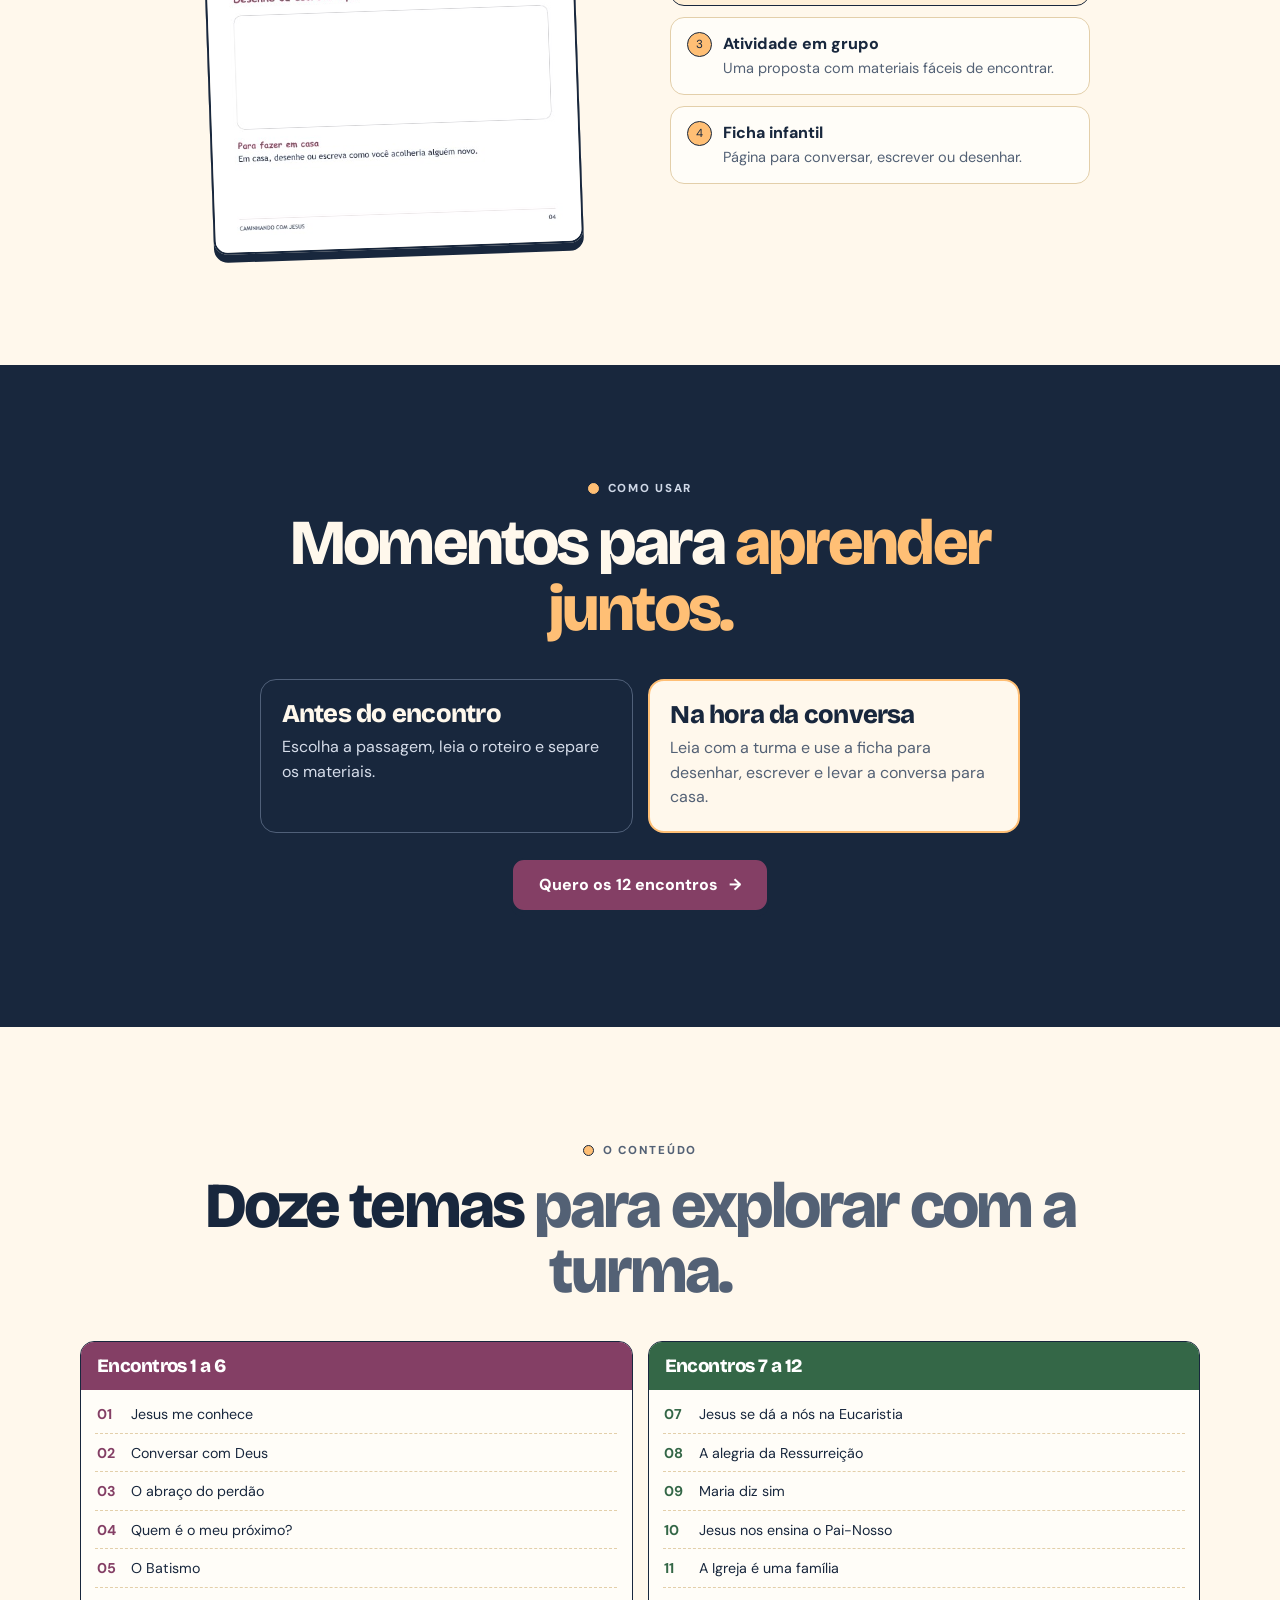
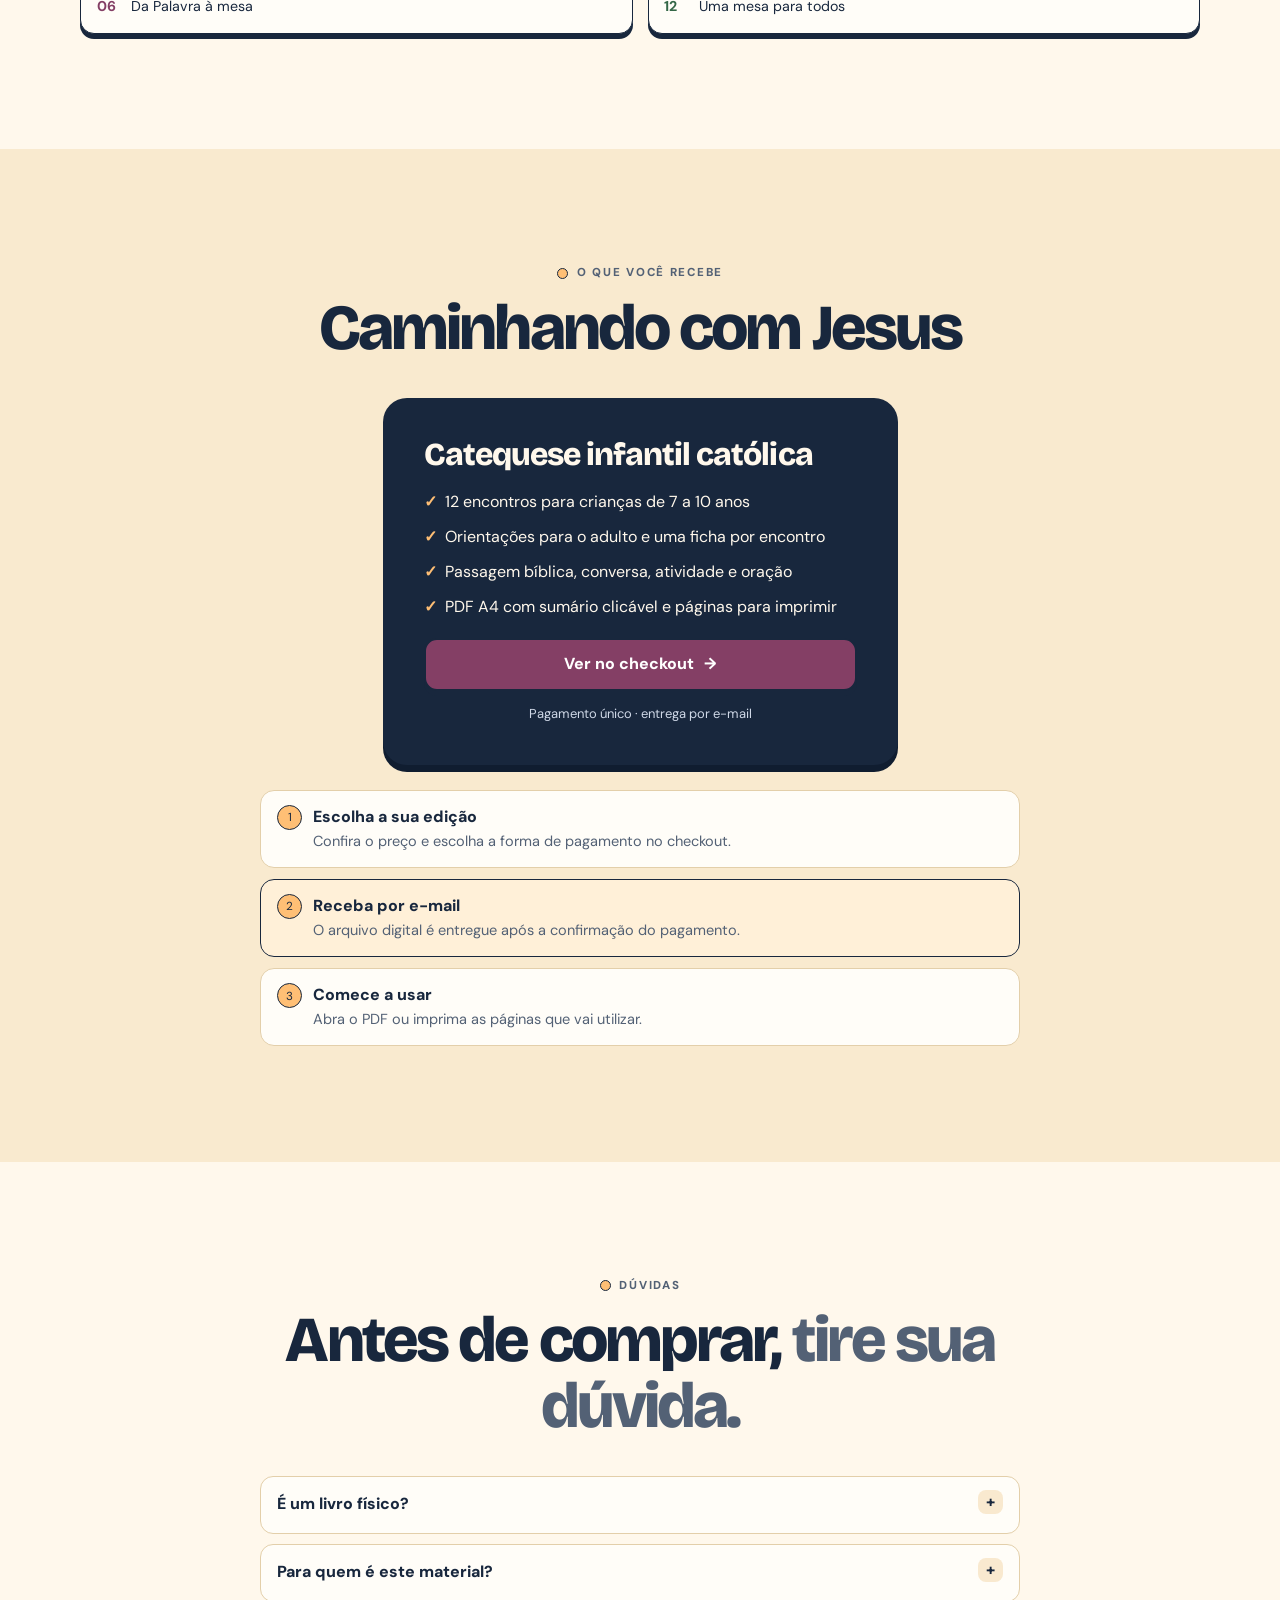
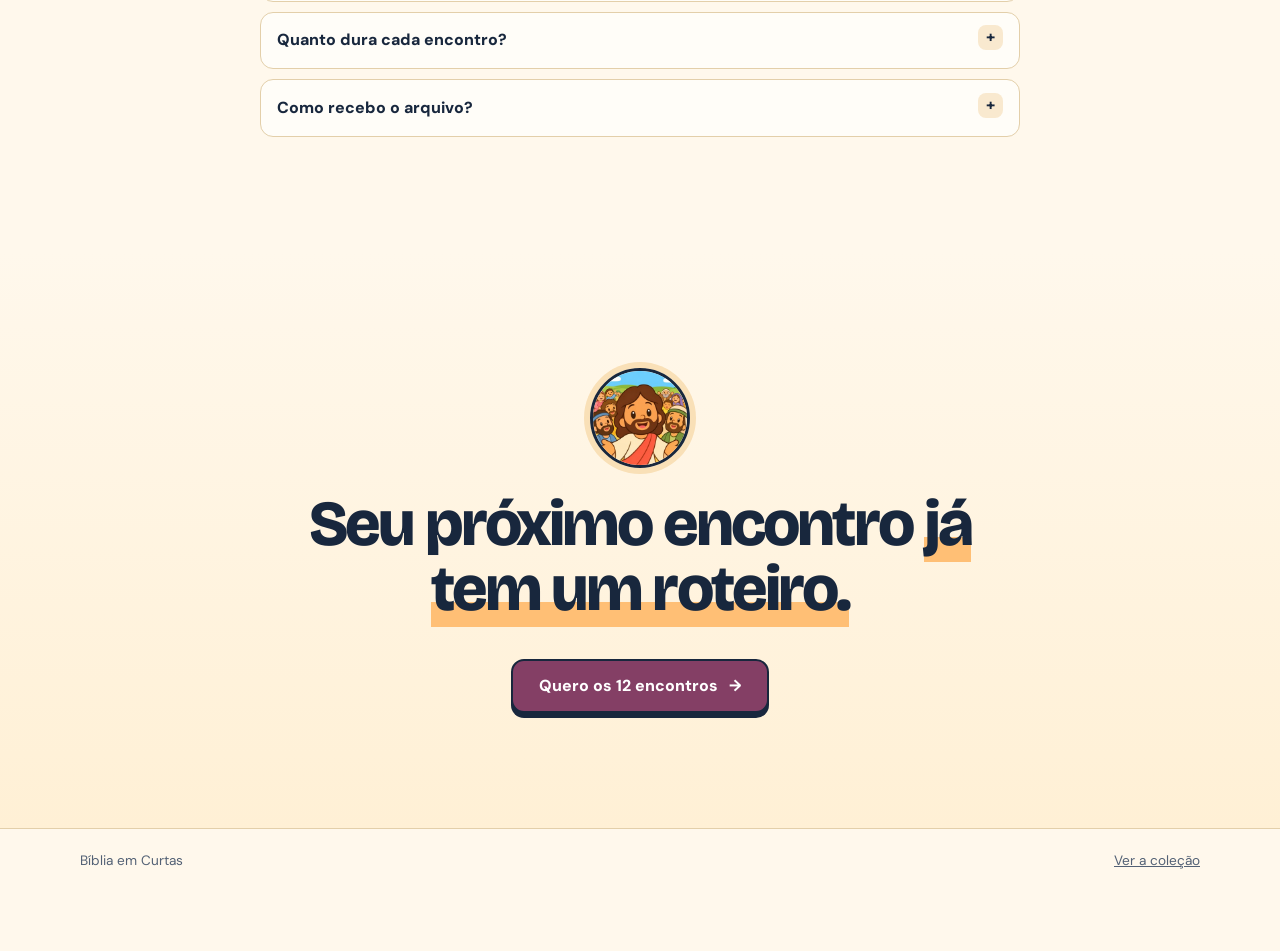
<file: catequese.html>
<!doctype html><html lang="pt-BR"><head><meta charset="utf-8"><meta name="viewport" content="width=device-width, initial-scale=1"><title>Caminhando com Jesus | Bíblia em Curtas</title><link rel="stylesheet" href="visual.css"></head><body class="" style="--accent:#843F65;--accent-hover:#69324F;--soft:#F5E3EF"><header class="site-header"><div class="wrap header-inner"><a class="brand" href="links.html"><img src="imagens/avatar.jpg" alt="" class=""> Bíblia em Curtas</a><nav aria-label="Navegação"><a href="#por-dentro">Como é por dentro</a><a href="#conteudo">O conteúdo</a><a href="#duvidas">Dúvidas</a><a class="btn small" href="https://pay.cakto.com.br/33achjn_1333531">Quero os 12 encontros <span aria-hidden="true">→</span></a></nav></div></header><main><section class="hero"><div class="narrow center">
 <div class="pill"><span aria-hidden="true">✉</span> PDF · entrega por e-mail</div><h1>12 encontros de <span class="marker">catequese infantil.</span></h1>
 <p class="lede">Roteiros católicos com passagem bíblica, conversa, dinâmica e uma ficha para cada criança. <b>Para crianças de 7 a 10 anos.</b></p>
 <div class="herobutton"><a class="btn" href="https://pay.cakto.com.br/33achjn_1333531">Quero os 12 encontros <span aria-hidden="true">→</span></a></div><p class="micro">Acesso digital após a confirmação do pagamento</p>
 <div class="fan"><img src="imagens/catequese-pagina.jpg" alt="Página interna do material" class="paper-left"><img src="imagens/catequese-pagina2.jpg" alt="Outra página interna" class="paper-right"><img src="imagens/catequese-capa.jpg" alt="Capa de Caminhando com Jesus" class="cover"><span class="round"><strong>12</strong>encontros</span></div>
 </div><div class="titles" aria-label="Alguns títulos"><span class="chip"><b>01</b>Jesus me conhece</span><span class="chip"><b>02</b>Conversar com Deus</span><span class="chip"><b>03</b>O abraço do perdão</span><span class="chip"><b>04</b>Quem é o meu próximo?</span><span class="chip"><b>05</b>O Batismo</span><span class="chip"><b>06</b>Da Palavra à mesa</span></div></section>
 <section id="por-dentro" class="section"><div class="wrap"><div class="section-title"><p class="eyebrow">Como é por dentro</p><h2>Um roteiro e <span class="softtext">uma ficha infantil.</span></h2></div><div class="inside-grid"><img src="imagens/catequese-pagina.jpg" alt="Página real de Caminhando com Jesus" class="flatpage" loading="lazy"><div class="stack"><div class="feature"><span class="bubble">1</span><div><b>Roteiro para o adulto</b><p>Objetivo, materiais e tempo sugerido para cada etapa.</p></div></div><div class="feature"><span class="bubble">2</span><div><b>Leitura bíblica e conversa</b><p>A passagem acompanha perguntas para entender e aplicar a história.</p></div></div><div class="feature"><span class="bubble">3</span><div><b>Atividade em grupo</b><p>Uma proposta com materiais fáceis de encontrar.</p></div></div><div class="feature"><span class="bubble">4</span><div><b>Ficha infantil</b><p>Página para conversar, escrever ou desenhar.</p></div></div></div></div></div></section>
 <section class="section dark"><div class="narrow"><div class="section-title"><p class="eyebrow">Como usar</p><h2>Momentos para <span class="highlight">aprender juntos.</span></h2></div><div class="use-grid"><article class="use-card"><h3>Antes do encontro</h3><p>Escolha a passagem, leia o roteiro e separe os materiais.</p></article><article class="use-card"><h3>Na hora da conversa</h3><p>Leia com a turma e use a ficha para desenhar, escrever e levar a conversa para casa.</p></article></div><div class="center herobutton"><a class="btn" href="https://pay.cakto.com.br/33achjn_1333531">Quero os 12 encontros <span aria-hidden="true">→</span></a></div></div></section>
 <section id="conteudo" class="section"><div class="wrap"><div class="section-title"><p class="eyebrow">O conteúdo</p><h2>Doze temas <span class="softtext">para explorar com a turma.</span></h2></div><div class="index-grid"><article class="index-card" style="--index:#843F65"><h3>Encontros 1 a 6</h3><ol><li><b>01</b>Jesus me conhece</li><li><b>02</b>Conversar com Deus</li><li><b>03</b>O abraço do perdão</li><li><b>04</b>Quem é o meu próximo?</li><li><b>05</b>O Batismo</li><li><b>06</b>Da Palavra à mesa</li></ol></article><article class="index-card" style="--index:#346747"><h3>Encontros 7 a 12</h3><ol><li><b>07</b>Jesus se dá a nós na Eucaristia</li><li><b>08</b>A alegria da Ressurreição</li><li><b>09</b>Maria diz sim</li><li><b>10</b>Jesus nos ensina o Pai-Nosso</li><li><b>11</b>A Igreja é uma família</li><li><b>12</b>Uma mesa para todos</li></ol></article></div></div></section>
 <section id="oferta" class="section offer"><div class="narrow"><div class="section-title"><p class="eyebrow">O que você recebe</p><h2>Caminhando com Jesus</h2></div><div class="offer-card"><h3>Catequese infantil católica</h3><ul><li>12 encontros para crianças de 7 a 10 anos</li><li>Orientações para o adulto e uma ficha por encontro</li><li>Passagem bíblica, conversa, atividade e oração</li><li>PDF A4 com sumário clicável e páginas para imprimir</li></ul><a class="btn" href="https://pay.cakto.com.br/33achjn_1333531">Ver no checkout <span aria-hidden="true">→</span></a><p class="micro">Pagamento único · entrega por e-mail</p></div>
 <div class="stack" style="margin-top:25px"><div class="feature"><span class="bubble">1</span><div><b>Escolha a sua edição</b><p>Confira o preço e escolha a forma de pagamento no checkout.</p></div></div><div class="feature"><span class="bubble">2</span><div><b>Receba por e-mail</b><p>O arquivo digital é entregue após a confirmação do pagamento.</p></div></div><div class="feature"><span class="bubble">3</span><div><b>Comece a usar</b><p>Abra o PDF ou imprima as páginas que vai utilizar.</p></div></div></div></div></section>
 <section id="duvidas" class="section"><div class="narrow"><div class="section-title"><p class="eyebrow">Dúvidas</p><h2>Antes de comprar, <span class="softtext">tire sua dúvida.</span></h2></div><div class="faq"><details><summary>É um livro físico?</summary><p>É um PDF digital. Dá para abrir no celular ou no tablet e imprimir as páginas que quiser.</p></details><details><summary>Para quem é este material?</summary><p>Para catequistas católicos e turmas de catequese infantil.</p></details><details><summary>Quanto dura cada encontro?</summary><p>Cerca de 45 minutos, com adaptação à sua turma.</p></details><details><summary>Como recebo o arquivo?</summary><p>O PDF é enviado por e-mail depois que o pagamento é aprovado.</p></details></div></div></section>
 <section class="section closing center"><div class="narrow"><img src="imagens/avatar.jpg" alt="Bíblia em Curtas" class="" loading="lazy"><div class="section-title"><h2>Seu próximo encontro <span class="marker">já tem um roteiro.</span></h2></div><a class="btn" href="https://pay.cakto.com.br/33achjn_1333531">Quero os 12 encontros <span aria-hidden="true">→</span></a></div></section></main>
 <footer class="foot"><div class="wrap"><span>Bíblia em Curtas</span><a href="links.html">Ver a coleção</a></div></footer>
 <aside class="sticky" aria-label="Atalho da oferta"><div class="wrap"><div><b>Caminhando com Jesus</b><span>12 encontros · PDF digital</span></div><a class="btn small" href="https://pay.cakto.com.br/33achjn_1333531">Quero os 12 encontros <span aria-hidden="true">→</span></a></div></aside></body></html>
</file>
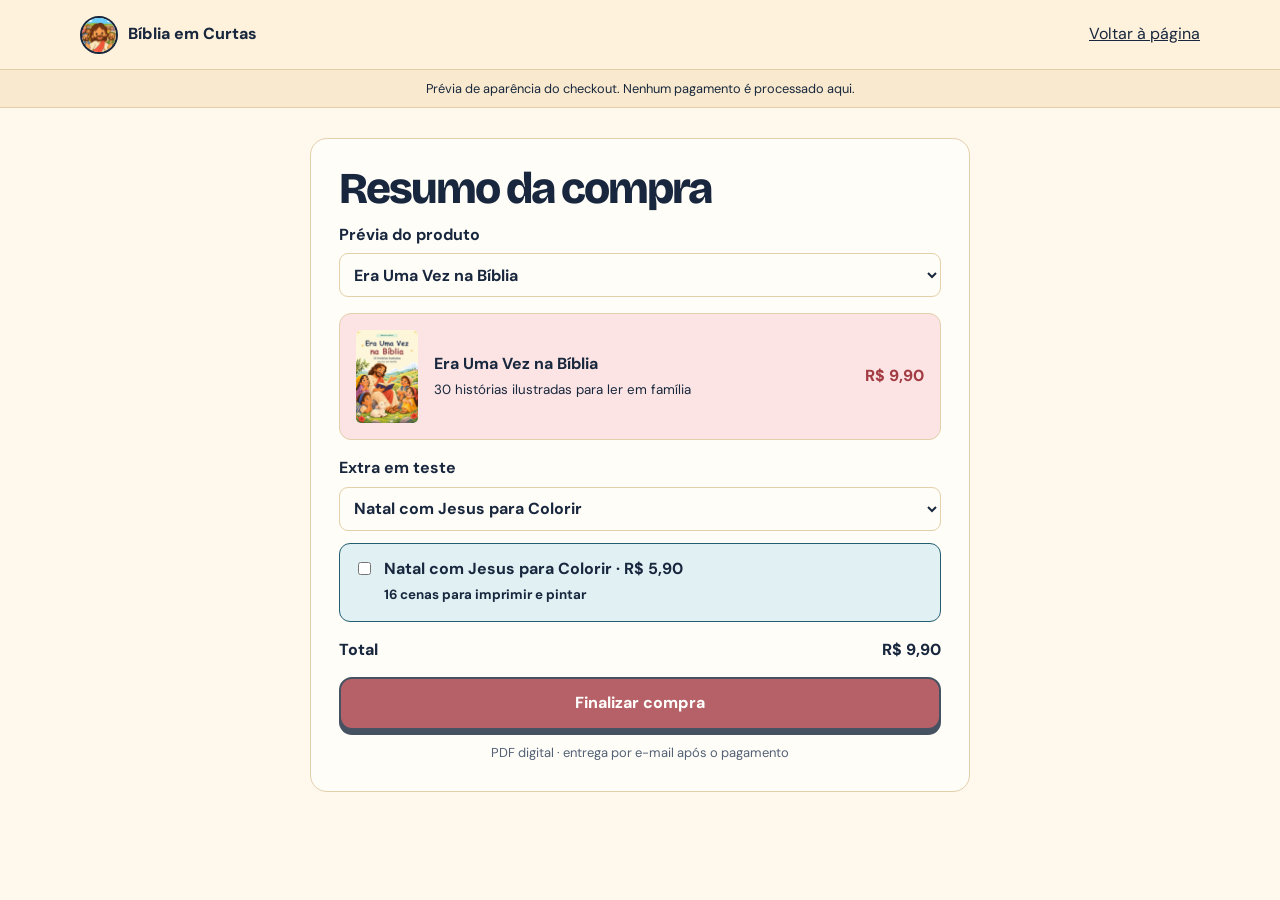
<file: checkout.html>
<!doctype html><html lang="pt-BR"><head><meta charset="utf-8"><meta name="viewport" content="width=device-width, initial-scale=1"><title>Prévia de checkout | Bíblia em Curtas</title><link rel="stylesheet" href="visual.css"></head><body class="" style=""><header class="site-header"><div class="wrap header-inner"><a class="brand" href="links.html"><img src="imagens/avatar.jpg" alt="" class=""> Bíblia em Curtas</a><a id="back" href="index.html">Voltar à página</a></div></header><div class="preview-note">Prévia de aparência do checkout. Nenhum pagamento é processado aqui.</div><main class="checkout"><h1>Resumo da compra</h1><label>Prévia do produto<select id="product"><option value="historias">Era Uma Vez na Bíblia</option><option value="catequese">Caminhando com Jesus</option><option value="ebd">Descobrindo a Bíblia</option></select></label><div class="purchase"><img id="cover" src="imagens/historias-capa.jpg" alt=""><div><strong id="book-name"></strong><small id="book-detail"></small></div><span class="purchase-price" id="book-price"></span></div><div id="extra-group"><label>Extra em teste<select id="extra-type"><option value="colorir">Natal com Jesus para Colorir</option><option value="brincar">Brincando com a Bíblia</option></select></label><label class="bump" id="bump-card" style="margin-top:12px"><input id="extra" type="checkbox"><span><strong id="extra-name"></strong><br><small id="extra-desc"></small></span></label></div><div class="total"><span>Total</span><span id="amount" aria-live="polite"></span></div><button class="btn" type="button" disabled>Finalizar compra</button><p class="micro center">PDF digital · entrega por e-mail após o pagamento</p></main><script>
const data={"books": {"historias": {"name": "Era Uma Vez na Bíblia", "pdf": "era-uma-vez-na-biblia-edicao-infantil-vertical", "media": 6, "page": "index.html", "quantity": "30 histórias", "accent": "#A33B43", "hover": "#842D36", "soft": "#FBE4E3", "cost": 990, "age": "5 a 8 anos", "cta": "Quero as 30 histórias", "headline": "30 histórias da Bíblia \u003cspan class=\"marker\">para ler em família.\u003c/span>", "lead": "Uma história por noite, com duas cenas ilustradas, uma pergunta e uma oração curta.", "sub": "30 histórias ilustradas para ler em família", "closing": "Hoje é noite de \u003cspan class=\"marker\">uma boa história.\u003c/span>", "picture": "imagens/historias-capa.jpg"}, "catequese": {"name": "Caminhando com Jesus", "pdf": "caminhando-com-jesus-edicao-ampliada", "media": 4, "page": "catequese.html", "quantity": "12 encontros", "accent": "#843F65", "hover": "#69324F", "soft": "#F5E3EF", "cost": 1990, "age": "7 a 10 anos", "cta": "Quero os 12 encontros", "headline": "12 encontros de \u003cspan class=\"marker\">catequese infantil.\u003c/span>", "lead": "Roteiros católicos com passagem bíblica, conversa, dinâmica e uma ficha para cada criança.", "sub": "Catequese infantil católica", "closing": "Seu próximo encontro \u003cspan class=\"marker\">já tem um roteiro.\u003c/span>", "picture": "imagens/catequese-capa.jpg"}, "ebd": {"name": "Descobrindo a Bíblia", "pdf": "descobrindo-a-biblia-edicao-ampliada", "media": 4, "page": "estudo-biblico.html", "quantity": "12 estudos", "accent": "#3D5495", "hover": "#304374", "soft": "#E6ECFC", "cost": 1990, "age": "7 a 10 anos", "cta": "Quero os 12 estudos", "headline": "12 estudos bíblicos \u003cspan class=\"marker\">para crianças.\u003c/span>", "lead": "Histórias, perguntas e atividades para famílias evangélicas e turmas de Escola Bíblica Dominical.", "sub": "Família e Escola Bíblica Dominical", "closing": "Abra a Bíblia. \u003cspan class=\"marker\">Comece a conversa.\u003c/span>", "picture": "imagens/ebd-capa.jpg"}}, "bumps": {"colorir": {"name": "Natal com Jesus para Colorir", "pdf": "natal-com-jesus-para-colorir-edicao-ampliada", "cost": 590, "accent": "#235F71", "soft": "#E0F0F3", "sub": "16 cenas para imprimir e pintar"}, "brincar": {"name": "Brincando com a Bíblia", "pdf": "brincando-com-a-biblia-edicao-ampliada", "cost": 790, "accent": "#346747", "soft": "#E3F1E1", "sub": "20 atividades bíblicas com gabarito"}}};
const query=new URLSearchParams(location.search);
const product=Object.hasOwn(data.books,query.get('produto'))?query.get('produto'):'historias';
const b=data.books[product], root=document.querySelector('.checkout');
document.getElementById('product').value=product;
root.style.setProperty('--accent',b.accent);root.style.setProperty('--soft',b.soft);
const fmt=new Intl.NumberFormat('pt-BR',{style:'currency',currency:'BRL'});
const currency=n=>fmt.format(n/100);
document.getElementById('book-name').textContent=b.name;
document.getElementById('book-detail').textContent=b.sub;
document.getElementById('book-price').textContent=currency(b.cost);
document.getElementById('cover').src=b.picture;
document.getElementById('back').href=b.page;
const select=document.getElementById('extra-type'), bump=document.getElementById('extra');
const isMain=product==='historias';
document.getElementById('extra-group').hidden=!isMain;
function total(){
 const x=data.bumps[select.value];
 document.getElementById('extra-name').textContent=x.name+' · '+currency(x.cost);
 document.getElementById('extra-desc').textContent=x.sub;
 const card=document.getElementById('bump-card');
 card.style.background=x.soft;card.style.borderColor=x.accent;bump.style.accentColor=x.accent;
 document.getElementById('amount').textContent=currency(b.cost+(isMain&&bump.checked?x.cost:0));
}
select.addEventListener('change',()=>{bump.checked=false;total()});bump.addEventListener('change',total);
document.getElementById('product').addEventListener('change',event=>{location.search=new URLSearchParams({produto:event.target.value})});
total();
</script></body></html>
</file>
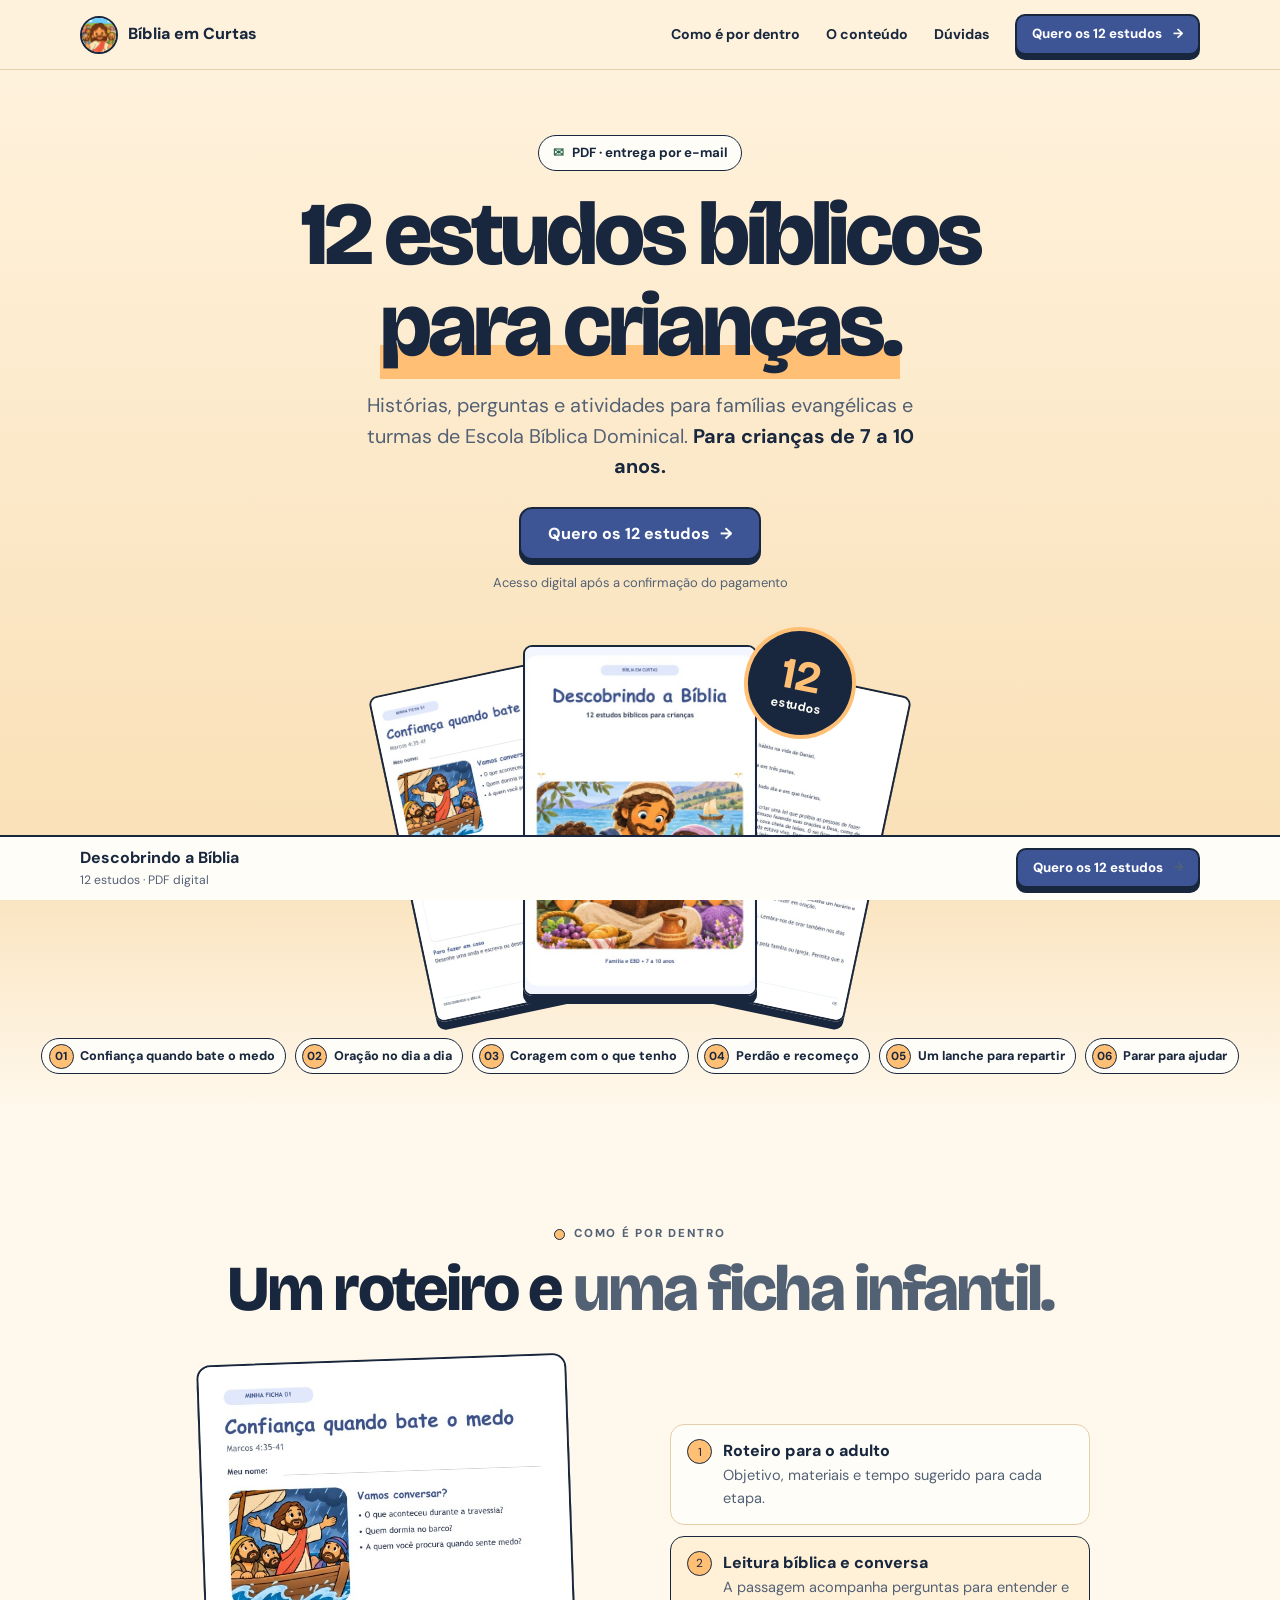
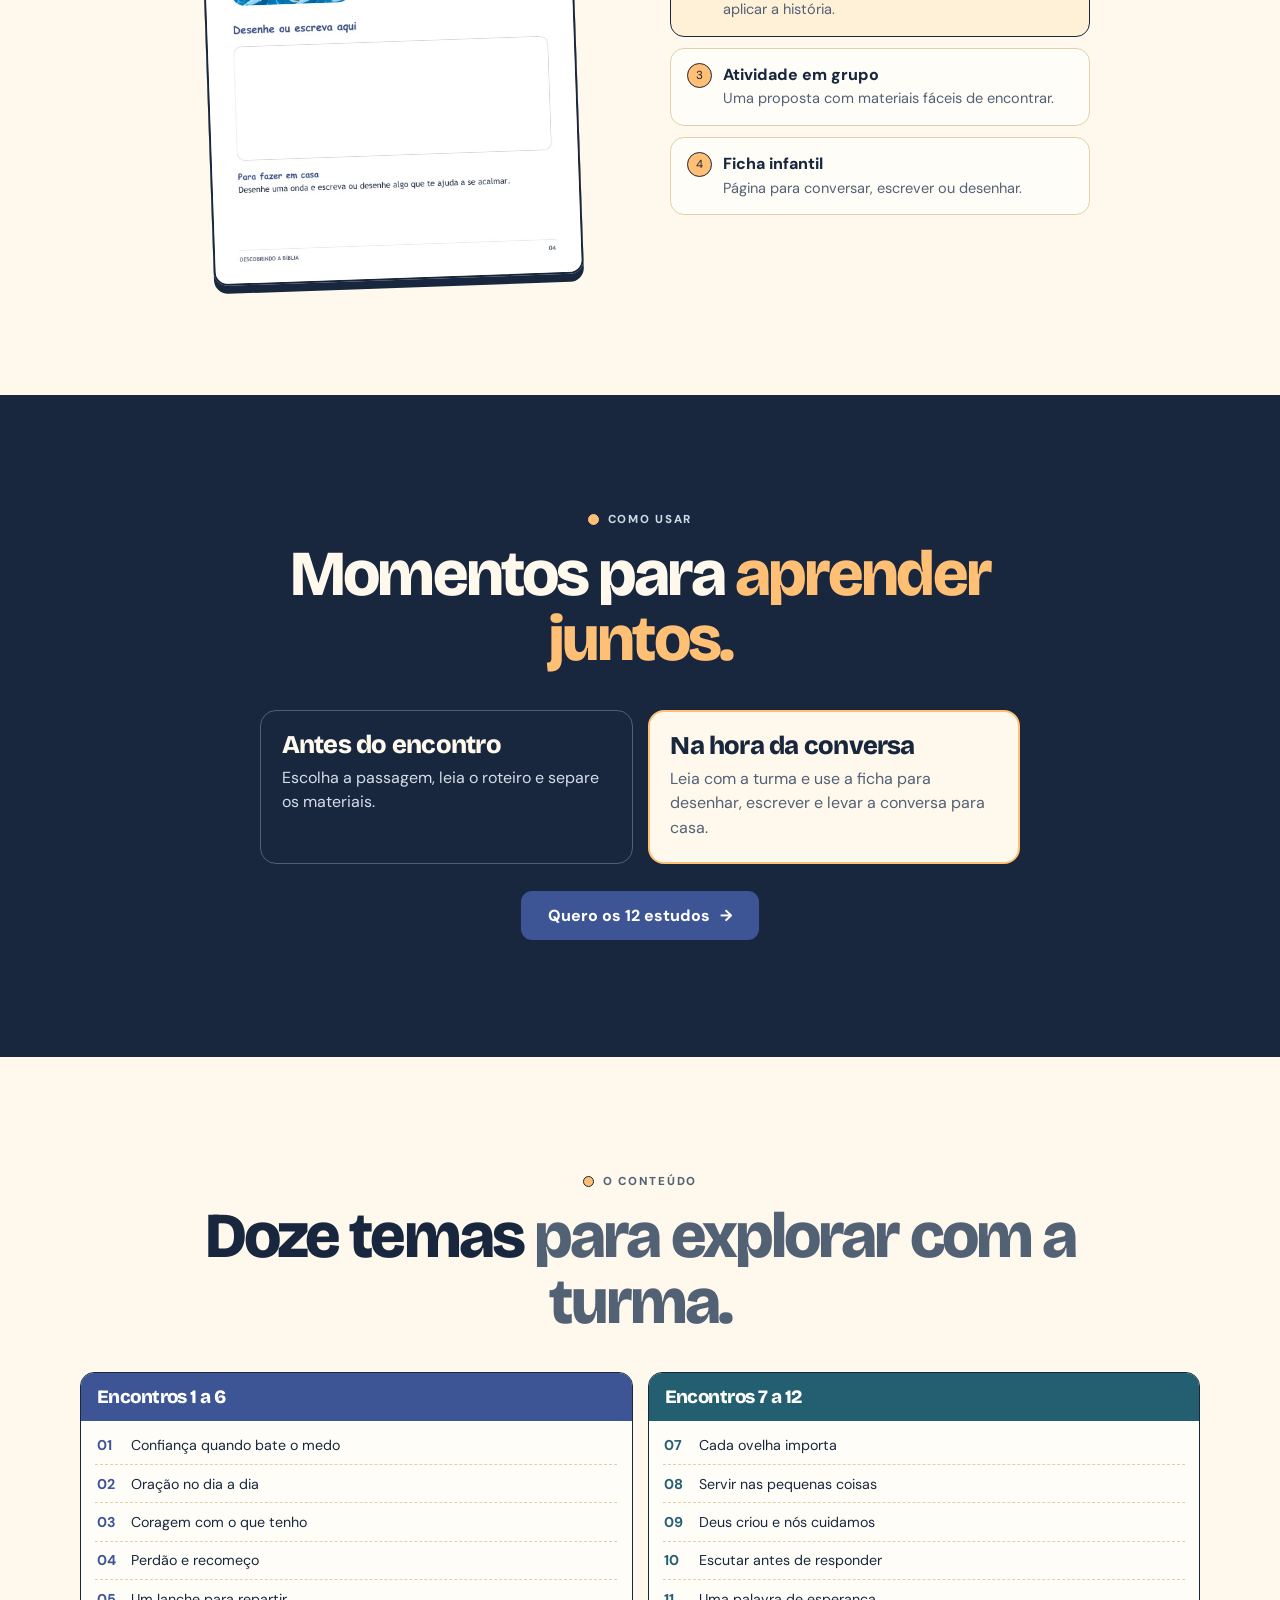
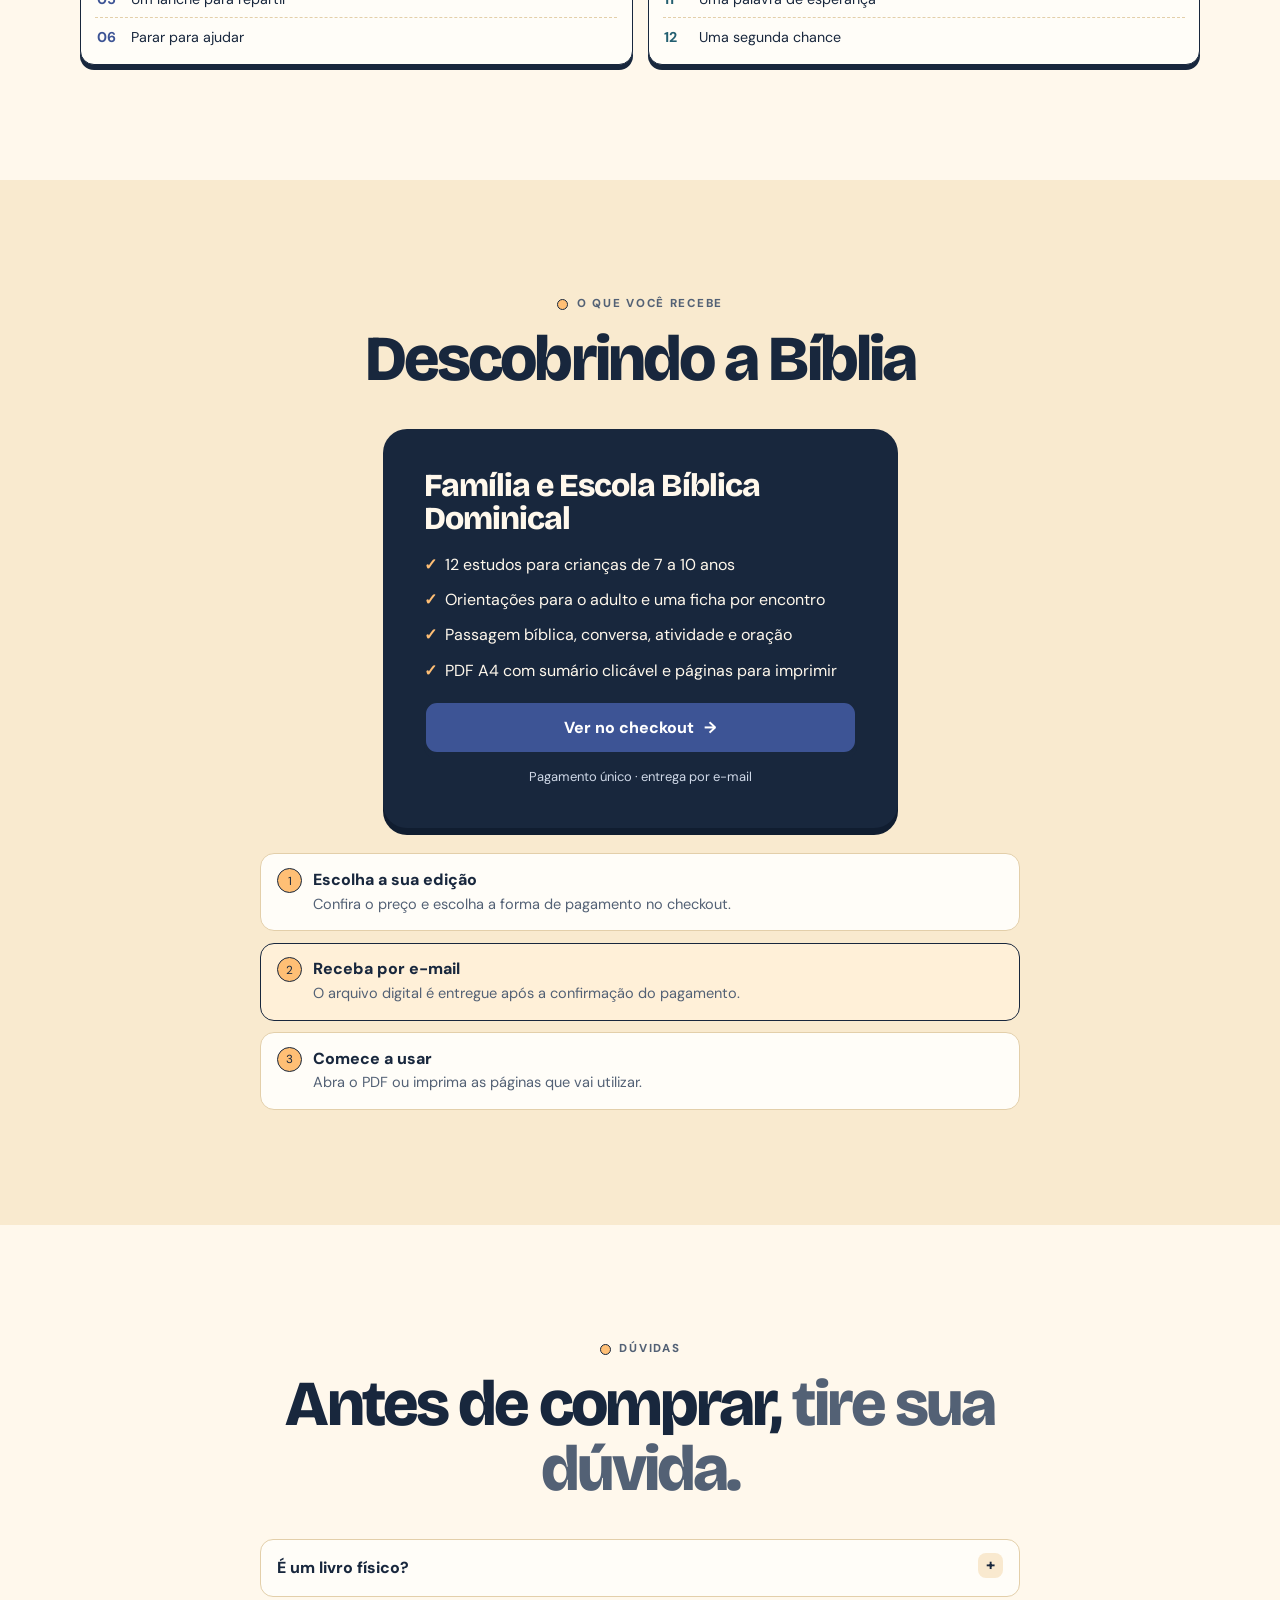
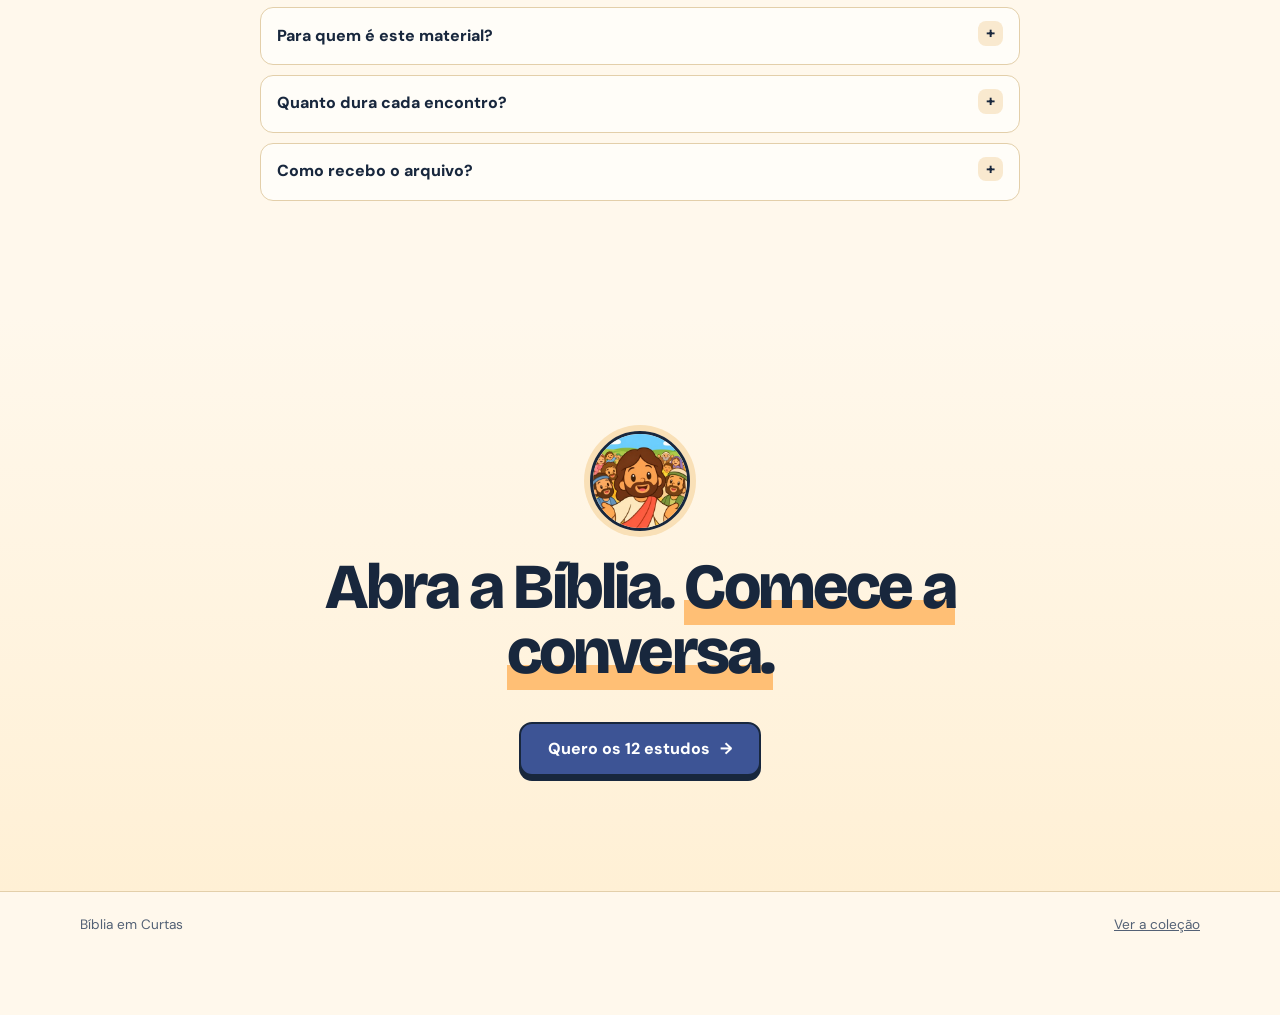
<file: estudo-biblico.html>
<!doctype html><html lang="pt-BR"><head><meta charset="utf-8"><meta name="viewport" content="width=device-width, initial-scale=1"><title>Descobrindo a Bíblia | Bíblia em Curtas</title><link rel="stylesheet" href="visual.css"></head><body class="" style="--accent:#3D5495;--accent-hover:#304374;--soft:#E6ECFC"><header class="site-header"><div class="wrap header-inner"><a class="brand" href="links.html"><img src="imagens/avatar.jpg" alt="" class=""> Bíblia em Curtas</a><nav aria-label="Navegação"><a href="#por-dentro">Como é por dentro</a><a href="#conteudo">O conteúdo</a><a href="#duvidas">Dúvidas</a><a class="btn small" href="https://pay.cakto.com.br/sqgctay_1333556">Quero os 12 estudos <span aria-hidden="true">→</span></a></nav></div></header><main><section class="hero"><div class="narrow center">
 <div class="pill"><span aria-hidden="true">✉</span> PDF · entrega por e-mail</div><h1>12 estudos bíblicos <span class="marker">para crianças.</span></h1>
 <p class="lede">Histórias, perguntas e atividades para famílias evangélicas e turmas de Escola Bíblica Dominical. <b>Para crianças de 7 a 10 anos.</b></p>
 <div class="herobutton"><a class="btn" href="https://pay.cakto.com.br/sqgctay_1333556">Quero os 12 estudos <span aria-hidden="true">→</span></a></div><p class="micro">Acesso digital após a confirmação do pagamento</p>
 <div class="fan"><img src="imagens/ebd-pagina.jpg" alt="Página interna do material" class="paper-left"><img src="imagens/ebd-pagina2.jpg" alt="Outra página interna" class="paper-right"><img src="imagens/ebd-capa.jpg" alt="Capa de Descobrindo a Bíblia" class="cover"><span class="round"><strong>12</strong>estudos</span></div>
 </div><div class="titles" aria-label="Alguns títulos"><span class="chip"><b>01</b>Confiança quando bate o medo</span><span class="chip"><b>02</b>Oração no dia a dia</span><span class="chip"><b>03</b>Coragem com o que tenho</span><span class="chip"><b>04</b>Perdão e recomeço</span><span class="chip"><b>05</b>Um lanche para repartir</span><span class="chip"><b>06</b>Parar para ajudar</span></div></section>
 <section id="por-dentro" class="section"><div class="wrap"><div class="section-title"><p class="eyebrow">Como é por dentro</p><h2>Um roteiro e <span class="softtext">uma ficha infantil.</span></h2></div><div class="inside-grid"><img src="imagens/ebd-pagina.jpg" alt="Página real de Descobrindo a Bíblia" class="flatpage" loading="lazy"><div class="stack"><div class="feature"><span class="bubble">1</span><div><b>Roteiro para o adulto</b><p>Objetivo, materiais e tempo sugerido para cada etapa.</p></div></div><div class="feature"><span class="bubble">2</span><div><b>Leitura bíblica e conversa</b><p>A passagem acompanha perguntas para entender e aplicar a história.</p></div></div><div class="feature"><span class="bubble">3</span><div><b>Atividade em grupo</b><p>Uma proposta com materiais fáceis de encontrar.</p></div></div><div class="feature"><span class="bubble">4</span><div><b>Ficha infantil</b><p>Página para conversar, escrever ou desenhar.</p></div></div></div></div></div></section>
 <section class="section dark"><div class="narrow"><div class="section-title"><p class="eyebrow">Como usar</p><h2>Momentos para <span class="highlight">aprender juntos.</span></h2></div><div class="use-grid"><article class="use-card"><h3>Antes do encontro</h3><p>Escolha a passagem, leia o roteiro e separe os materiais.</p></article><article class="use-card"><h3>Na hora da conversa</h3><p>Leia com a turma e use a ficha para desenhar, escrever e levar a conversa para casa.</p></article></div><div class="center herobutton"><a class="btn" href="https://pay.cakto.com.br/sqgctay_1333556">Quero os 12 estudos <span aria-hidden="true">→</span></a></div></div></section>
 <section id="conteudo" class="section"><div class="wrap"><div class="section-title"><p class="eyebrow">O conteúdo</p><h2>Doze temas <span class="softtext">para explorar com a turma.</span></h2></div><div class="index-grid"><article class="index-card" style="--index:#3D5495"><h3>Encontros 1 a 6</h3><ol><li><b>01</b>Confiança quando bate o medo</li><li><b>02</b>Oração no dia a dia</li><li><b>03</b>Coragem com o que tenho</li><li><b>04</b>Perdão e recomeço</li><li><b>05</b>Um lanche para repartir</li><li><b>06</b>Parar para ajudar</li></ol></article><article class="index-card" style="--index:#235F71"><h3>Encontros 7 a 12</h3><ol><li><b>07</b>Cada ovelha importa</li><li><b>08</b>Servir nas pequenas coisas</li><li><b>09</b>Deus criou e nós cuidamos</li><li><b>10</b>Escutar antes de responder</li><li><b>11</b>Uma palavra de esperança</li><li><b>12</b>Uma segunda chance</li></ol></article></div></div></section>
 <section id="oferta" class="section offer"><div class="narrow"><div class="section-title"><p class="eyebrow">O que você recebe</p><h2>Descobrindo a Bíblia</h2></div><div class="offer-card"><h3>Família e Escola Bíblica Dominical</h3><ul><li>12 estudos para crianças de 7 a 10 anos</li><li>Orientações para o adulto e uma ficha por encontro</li><li>Passagem bíblica, conversa, atividade e oração</li><li>PDF A4 com sumário clicável e páginas para imprimir</li></ul><a class="btn" href="https://pay.cakto.com.br/sqgctay_1333556">Ver no checkout <span aria-hidden="true">→</span></a><p class="micro">Pagamento único · entrega por e-mail</p></div>
 <div class="stack" style="margin-top:25px"><div class="feature"><span class="bubble">1</span><div><b>Escolha a sua edição</b><p>Confira o preço e escolha a forma de pagamento no checkout.</p></div></div><div class="feature"><span class="bubble">2</span><div><b>Receba por e-mail</b><p>O arquivo digital é entregue após a confirmação do pagamento.</p></div></div><div class="feature"><span class="bubble">3</span><div><b>Comece a usar</b><p>Abra o PDF ou imprima as páginas que vai utilizar.</p></div></div></div></div></section>
 <section id="duvidas" class="section"><div class="narrow"><div class="section-title"><p class="eyebrow">Dúvidas</p><h2>Antes de comprar, <span class="softtext">tire sua dúvida.</span></h2></div><div class="faq"><details><summary>É um livro físico?</summary><p>É um PDF digital. Dá para abrir no celular ou no tablet e imprimir as páginas que quiser.</p></details><details><summary>Para quem é este material?</summary><p>Para famílias evangélicas e professores de Escola Bíblica Dominical.</p></details><details><summary>Quanto dura cada encontro?</summary><p>Cerca de 35 minutos, com adaptação à sua turma.</p></details><details><summary>Como recebo o arquivo?</summary><p>O PDF é enviado por e-mail depois que o pagamento é aprovado.</p></details></div></div></section>
 <section class="section closing center"><div class="narrow"><img src="imagens/avatar.jpg" alt="Bíblia em Curtas" class="" loading="lazy"><div class="section-title"><h2>Abra a Bíblia. <span class="marker">Comece a conversa.</span></h2></div><a class="btn" href="https://pay.cakto.com.br/sqgctay_1333556">Quero os 12 estudos <span aria-hidden="true">→</span></a></div></section></main>
 <footer class="foot"><div class="wrap"><span>Bíblia em Curtas</span><a href="links.html">Ver a coleção</a></div></footer>
 <aside class="sticky" aria-label="Atalho da oferta"><div class="wrap"><div><b>Descobrindo a Bíblia</b><span>12 estudos · PDF digital</span></div><a class="btn small" href="https://pay.cakto.com.br/sqgctay_1333556">Quero os 12 estudos <span aria-hidden="true">→</span></a></div></aside></body></html>
</file>
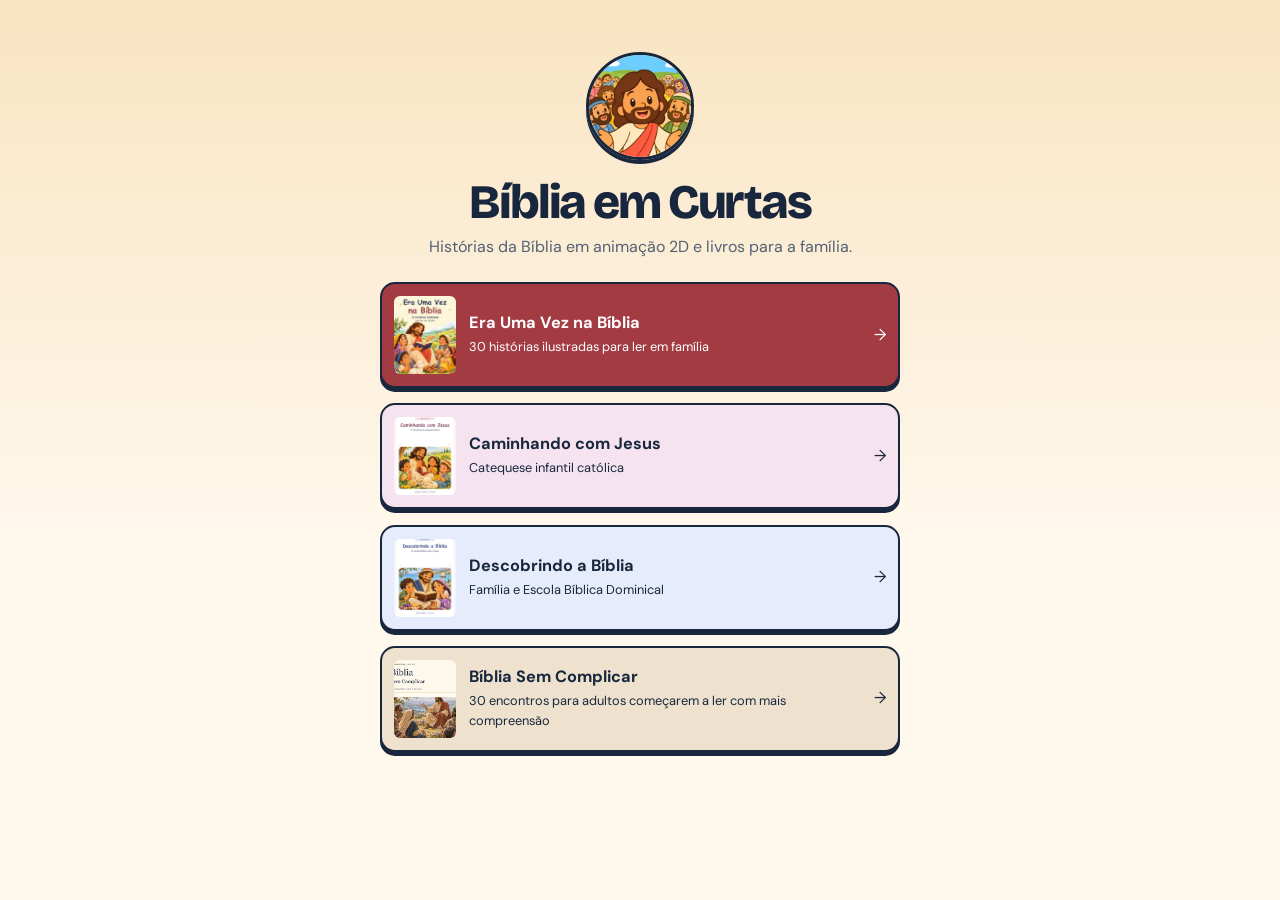
<file: links.html>
<!doctype html><html lang="pt-BR"><head><meta charset="utf-8"><meta name="viewport" content="width=device-width, initial-scale=1"><title>Links da Bíblia em Curtas</title><link rel="stylesheet" href="visual.css"></head><body class="hub-body" style=""><main class="hub"><img src="imagens/avatar.jpg" alt="Bíblia em Curtas" class="avatar"><h1>Bíblia em Curtas</h1><p>Histórias da Bíblia em animação 2D e livros para a família.</p><a class="hub-item featured" href="index.html" style="--surface:#FBE4E3"><img src="imagens/historias-capa.jpg" alt="" class="" loading="lazy"><span><strong>Era Uma Vez na Bíblia</strong><small>30 histórias ilustradas para ler em família</small></span><span aria-hidden="true">→</span></a><a class="hub-item" href="catequese.html" style="--surface:#F5E3EF"><img src="imagens/catequese-capa.jpg" alt="" class="" loading="lazy"><span><strong>Caminhando com Jesus</strong><small>Catequese infantil católica</small></span><span aria-hidden="true">→</span></a><a class="hub-item" href="estudo-biblico.html" style="--surface:#E6ECFC"><img src="imagens/ebd-capa.jpg" alt="" class="" loading="lazy"><span><strong>Descobrindo a Bíblia</strong><small>Família e Escola Bíblica Dominical</small></span><span aria-hidden="true">→</span></a><a class="hub-item" href="biblia-sem-complicar.html" style="--surface:#EEE2CE"><img src="imagens/adultos-miniatura.jpg" alt="" loading="lazy"><span><strong>Bíblia Sem Complicar</strong><small>30 encontros para adultos começarem a ler com mais compreensão</small></span><span aria-hidden="true">→</span></a></main></body></html>
</file>
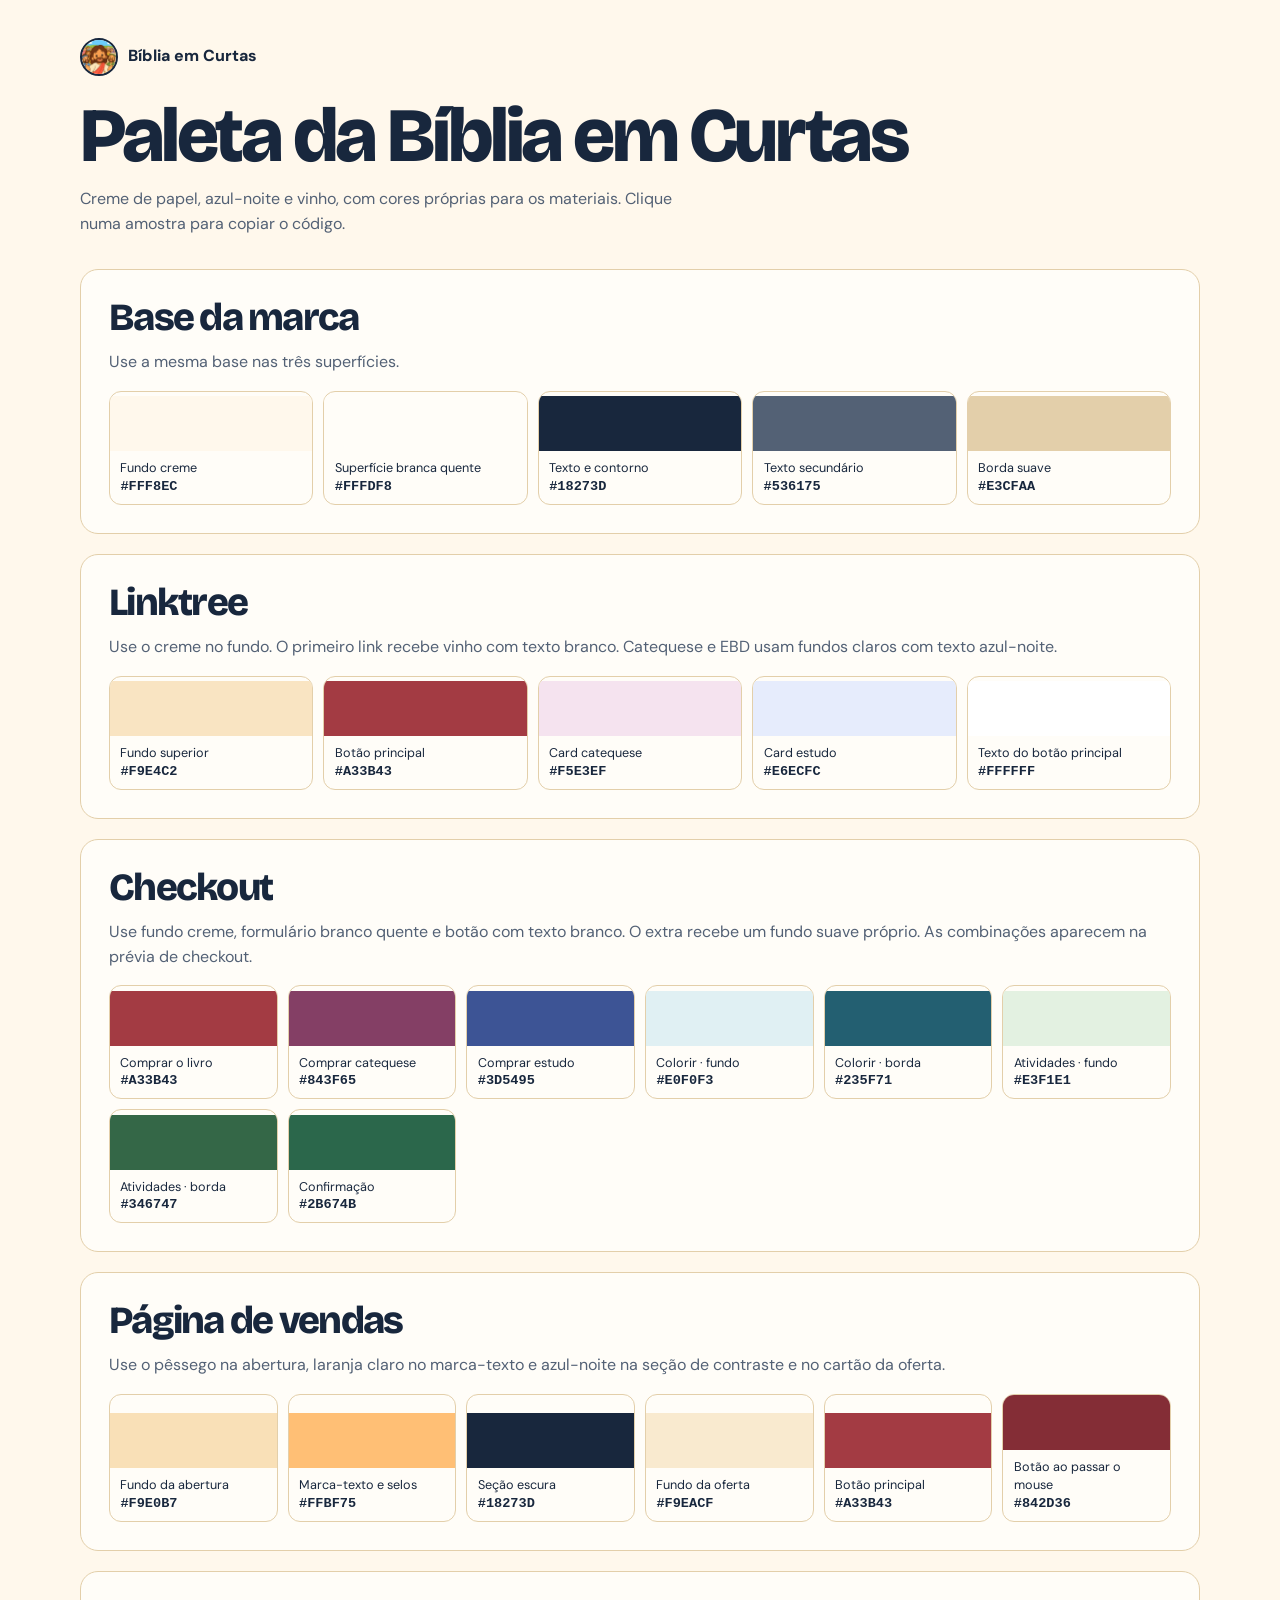
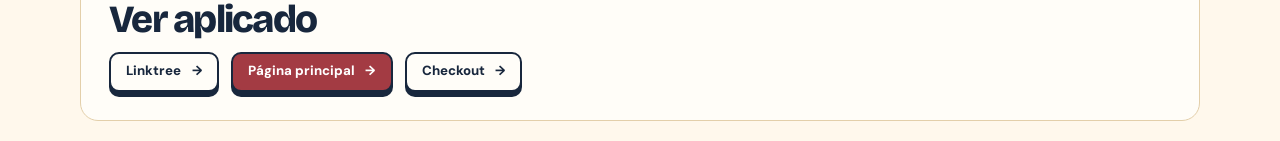
<file: paletas.html>
<!doctype html><html lang="pt-BR"><head><meta charset="utf-8"><meta name="viewport" content="width=device-width, initial-scale=1"><title>Paletas | Bíblia em Curtas</title><link rel="stylesheet" href="visual.css"></head><body class="" style=""><main class="wrap"><header class="guide-header"><a class="brand" href="links.html"><img src="imagens/avatar.jpg" alt="" class=""> Bíblia em Curtas</a><h1>Paleta da Bíblia em Curtas</h1><p>Creme de papel, azul-noite e vinho, com cores próprias para os materiais. Clique numa amostra para copiar o código.</p><p id="copiado" role="status" aria-live="polite"></p></header><section class="panel"><h2>Base da marca</h2><p class="desc">Use a mesma base nas três superfícies.</p><div class="swatches"><button class="swatch" style="--chip:#FFF8EC" data-color="#FFF8EC" type="button" aria-label="Copiar Fundo creme #FFF8EC"><i aria-hidden="true"></i><span>Fundo creme<code>#FFF8EC</code></span></button><button class="swatch" style="--chip:#FFFDF8" data-color="#FFFDF8" type="button" aria-label="Copiar Superfície branca quente #FFFDF8"><i aria-hidden="true"></i><span>Superfície branca quente<code>#FFFDF8</code></span></button><button class="swatch" style="--chip:#18273D" data-color="#18273D" type="button" aria-label="Copiar Texto e contorno #18273D"><i aria-hidden="true"></i><span>Texto e contorno<code>#18273D</code></span></button><button class="swatch" style="--chip:#536175" data-color="#536175" type="button" aria-label="Copiar Texto secundário #536175"><i aria-hidden="true"></i><span>Texto secundário<code>#536175</code></span></button><button class="swatch" style="--chip:#E3CFAA" data-color="#E3CFAA" type="button" aria-label="Copiar Borda suave #E3CFAA"><i aria-hidden="true"></i><span>Borda suave<code>#E3CFAA</code></span></button></div></section><section class="panel"><h2>Linktree</h2><p class="desc">Use o creme no fundo. O primeiro link recebe vinho com texto branco. Catequese e EBD usam fundos claros com texto azul-noite.</p><div class="swatches"><button class="swatch" style="--chip:#F9E4C2" data-color="#F9E4C2" type="button" aria-label="Copiar Fundo superior #F9E4C2"><i aria-hidden="true"></i><span>Fundo superior<code>#F9E4C2</code></span></button><button class="swatch" style="--chip:#A33B43" data-color="#A33B43" type="button" aria-label="Copiar Botão principal #A33B43"><i aria-hidden="true"></i><span>Botão principal<code>#A33B43</code></span></button><button class="swatch" style="--chip:#F5E3EF" data-color="#F5E3EF" type="button" aria-label="Copiar Card catequese #F5E3EF"><i aria-hidden="true"></i><span>Card catequese<code>#F5E3EF</code></span></button><button class="swatch" style="--chip:#E6ECFC" data-color="#E6ECFC" type="button" aria-label="Copiar Card estudo #E6ECFC"><i aria-hidden="true"></i><span>Card estudo<code>#E6ECFC</code></span></button><button class="swatch" style="--chip:#FFFFFF" data-color="#FFFFFF" type="button" aria-label="Copiar Texto do botão principal #FFFFFF"><i aria-hidden="true"></i><span>Texto do botão principal<code>#FFFFFF</code></span></button></div></section><section class="panel"><h2>Checkout</h2><p class="desc">Use fundo creme, formulário branco quente e botão com texto branco. O extra recebe um fundo suave próprio. As combinações aparecem na prévia de checkout.</p><div class="swatches"><button class="swatch" style="--chip:#A33B43" data-color="#A33B43" type="button" aria-label="Copiar Comprar o livro #A33B43"><i aria-hidden="true"></i><span>Comprar o livro<code>#A33B43</code></span></button><button class="swatch" style="--chip:#843F65" data-color="#843F65" type="button" aria-label="Copiar Comprar catequese #843F65"><i aria-hidden="true"></i><span>Comprar catequese<code>#843F65</code></span></button><button class="swatch" style="--chip:#3D5495" data-color="#3D5495" type="button" aria-label="Copiar Comprar estudo #3D5495"><i aria-hidden="true"></i><span>Comprar estudo<code>#3D5495</code></span></button><button class="swatch" style="--chip:#E0F0F3" data-color="#E0F0F3" type="button" aria-label="Copiar Colorir · fundo #E0F0F3"><i aria-hidden="true"></i><span>Colorir · fundo<code>#E0F0F3</code></span></button><button class="swatch" style="--chip:#235F71" data-color="#235F71" type="button" aria-label="Copiar Colorir · borda #235F71"><i aria-hidden="true"></i><span>Colorir · borda<code>#235F71</code></span></button><button class="swatch" style="--chip:#E3F1E1" data-color="#E3F1E1" type="button" aria-label="Copiar Atividades · fundo #E3F1E1"><i aria-hidden="true"></i><span>Atividades · fundo<code>#E3F1E1</code></span></button><button class="swatch" style="--chip:#346747" data-color="#346747" type="button" aria-label="Copiar Atividades · borda #346747"><i aria-hidden="true"></i><span>Atividades · borda<code>#346747</code></span></button><button class="swatch" style="--chip:#2B674B" data-color="#2B674B" type="button" aria-label="Copiar Confirmação #2B674B"><i aria-hidden="true"></i><span>Confirmação<code>#2B674B</code></span></button></div></section><section class="panel"><h2>Página de vendas</h2><p class="desc">Use o pêssego na abertura, laranja claro no marca-texto e azul-noite na seção de contraste e no cartão da oferta.</p><div class="swatches"><button class="swatch" style="--chip:#F9E0B7" data-color="#F9E0B7" type="button" aria-label="Copiar Fundo da abertura #F9E0B7"><i aria-hidden="true"></i><span>Fundo da abertura<code>#F9E0B7</code></span></button><button class="swatch" style="--chip:#FFBF75" data-color="#FFBF75" type="button" aria-label="Copiar Marca-texto e selos #FFBF75"><i aria-hidden="true"></i><span>Marca-texto e selos<code>#FFBF75</code></span></button><button class="swatch" style="--chip:#18273D" data-color="#18273D" type="button" aria-label="Copiar Seção escura #18273D"><i aria-hidden="true"></i><span>Seção escura<code>#18273D</code></span></button><button class="swatch" style="--chip:#F9EACF" data-color="#F9EACF" type="button" aria-label="Copiar Fundo da oferta #F9EACF"><i aria-hidden="true"></i><span>Fundo da oferta<code>#F9EACF</code></span></button><button class="swatch" style="--chip:#A33B43" data-color="#A33B43" type="button" aria-label="Copiar Botão principal #A33B43"><i aria-hidden="true"></i><span>Botão principal<code>#A33B43</code></span></button><button class="swatch" style="--chip:#842D36" data-color="#842D36" type="button" aria-label="Copiar Botão ao passar o mouse #842D36"><i aria-hidden="true"></i><span>Botão ao passar o mouse<code>#842D36</code></span></button></div></section><div class="panel"><h2>Ver aplicado</h2><div class="inline-links"><a class="btn small light" href="links.html">Linktree <span aria-hidden="true">→</span></a><a class="btn small" href="index.html">Página principal <span aria-hidden="true">→</span></a><a class="btn small light" href="checkout.html">Checkout <span aria-hidden="true">→</span></a></div></div></main><script>document.querySelectorAll('[data-color]').forEach(b=>b.addEventListener('click',async()=>{const t=b.dataset.color;try{await navigator.clipboard.writeText(t)}catch{const a=document.createElement('textarea');a.value=t;document.body.append(a);a.select();document.execCommand('copy');a.remove()}document.getElementById('copiado').textContent=t+' copiado.'}));</script></body></html>
</file>
<file: visual.css>
@import url('https://fonts.googleapis.com/css2?family=Bricolage+Grotesque:wght@600;700;800&family=DM+Sans:wght@400;500;600;700;800&display=swap');
:root{--ink:#18273D;--paper:#FFF8EC;--white:#FFFDF8;--hero:#F9E0B7;--muted:#536175;--line:#E3CFAA;--accent:#A33B43;--accent-hover:#842D36;--soft:#FBE4E3;--mark:#FFBF75;--yes:#2B674B;--gold:#F5C66D;--rose:#843F65;--rose-soft:#F5E3EF;--indigo:#3D5495;--indigo-soft:#E6ECFC;--teal:#235F71;--teal-soft:#E0F0F3;--green:#346747;--green-soft:#E3F1E1}
*{box-sizing:border-box}html{scroll-behavior:smooth}body{margin:0;color:var(--ink);background:var(--paper);font-family:"DM Sans","Segoe UI",sans-serif;line-height:1.55}img{display:block;max-width:100%;height:auto}a{color:inherit}button{font:inherit}h1,h2,h3,p{margin:0}h1,h2,h3{font-family:"Bricolage Grotesque","Segoe UI",sans-serif;font-weight:800;line-height:1.02;letter-spacing:-.045em}h1{font-size:clamp(3.05rem,7vw,6.9rem)}h2{font-size:clamp(2.1rem,5vw,4.35rem)}h3{font-size:clamp(1.25rem,2vw,1.7rem);letter-spacing:-.03em}a:focus-visible,button:focus-visible,summary:focus-visible,input:focus-visible,select:focus-visible{outline:3px solid #286980;outline-offset:4px}
.wrap{width:min(100% - 44px,1120px);margin-inline:auto}.narrow{width:min(100% - 42px,760px);margin-inline:auto}.center{text-align:center}.muted{color:var(--muted)}.softtext{color:var(--muted)}.brand{display:inline-flex;gap:.65rem;align-items:center;font-weight:800;text-decoration:none;white-space:nowrap}.brand img{width:38px;height:38px;object-fit:cover;border:2px solid var(--ink);border-radius:50%}.site-header{background:#fff2dc;border-bottom:1px solid var(--line)}.header-inner{height:69px;display:flex;align-items:center;justify-content:space-between;gap:18px}.header-inner nav{display:flex;align-items:center;gap:26px;font-size:.88rem;font-weight:700}.header-inner nav a{text-decoration:none}.btn{display:inline-flex;justify-content:center;align-items:center;gap:.65rem;text-decoration:none;text-align:center;border:2px solid var(--ink);border-radius:13px;padding:.92rem 1.65rem;background:var(--accent);color:#fff;font-weight:800;line-height:1.25;box-shadow:0 5px 0 var(--ink);cursor:pointer;transition:background .15s,transform .15s}.btn:hover{background:var(--accent-hover);transform:translateY(-1px)}.btn.small{padding:.62rem .95rem;font-size:.83rem;border-radius:10px}.btn:disabled{opacity:.8;cursor:default;transform:none}.btn.light{background:var(--white);color:var(--ink)}.btn.light:hover{background:var(--soft)}
.hero{overflow:hidden;background:linear-gradient(180deg,#FFF2DC,var(--hero) 75%,var(--paper));padding:65px 0 24px}.pill{display:inline-flex;align-items:center;gap:.5rem;border:1.5px solid var(--ink);border-radius:99px;background:var(--white);padding:.42rem .85rem;font-size:.83rem;font-weight:700}.pill span{color:var(--yes)}.hero h1{max-width:940px;margin:18px auto 18px}.marker{background:linear-gradient(transparent 68%,var(--mark) 68%);box-decoration-break:clone;-webkit-box-decoration-break:clone}.hero .lede{font-size:clamp(1rem,2.2vw,1.24rem);max-width:580px;margin:0 auto;color:var(--muted)}.hero .lede b{color:var(--ink)}.herobutton{margin:25px auto 0}.micro{font-size:.81rem;margin-top:13px;color:var(--muted)}.fan{position:relative;width:min(100% - 30px,585px);height:auto;aspect-ratio:1.6;margin:48px auto 19px}.fan img{position:absolute;width:38%;border:2px solid var(--ink);border-radius:9px;box-shadow:0 8px var(--ink);top:8%;object-fit:cover;aspect-ratio:2/3}.fan .paper-left{left:9%;transform:rotate(-12deg)}.fan .paper-right{right:9%;transform:rotate(12deg)}.fan .cover{left:30%;top:1%;width:40%;z-index:2}.round{position:absolute;z-index:3;top:-4%;right:13%;background:var(--ink);color:var(--white);border:4px solid var(--mark);border-radius:50%;width:clamp(72px,13vw,112px);aspect-ratio:1;display:grid;align-content:center;transform:rotate(11deg);font-size:.78rem;font-weight:700;line-height:1.1}.round strong{font-family:"Bricolage Grotesque",sans-serif;font-size:clamp(1.65rem,4vw,2.75rem);color:var(--mark)}
.titles{display:flex;flex-wrap:wrap;gap:.55rem;justify-content:center;padding:12px 20px}.chip{display:inline-flex;gap:.4rem;align-items:center;padding:.28rem .65rem .28rem .38rem;border:1.5px solid var(--ink);border-radius:99px;background:var(--white);font-size:.79rem;font-weight:800}.chip b,.bubble{width:25px;height:25px;display:inline-grid;place-items:center;background:var(--mark);border:1px solid var(--ink);border-radius:50%;flex:none;font-size:.73rem}
.section{padding:clamp(64px,9vw,130px) 0}.section-title{margin:auto auto 38px;max-width:900px;text-align:center}.section-title .desc{margin:.85rem auto 0;max-width:580px;color:var(--muted)}.eyebrow{font-weight:800;font-size:.72rem;letter-spacing:.15em;text-transform:uppercase;margin-bottom:.8rem;color:var(--muted);display:flex;align-items:center;justify-content:center;gap:.55rem}.eyebrow::before{content:"";width:9px;height:9px;border:1px solid var(--ink);background:var(--mark);border-radius:50%}.inside-grid{display:grid;grid-template-columns:1fr 1.05fr;gap:clamp(25px,7vw,80px);align-items:center;max-width:900px;margin:auto}.flatpage{width:min(100%,370px);margin:0 auto;border:2px solid var(--ink);border-radius:14px;box-shadow:0 8px 0 var(--ink);transform:rotate(-2deg)}.stack{display:grid;gap:.7rem}.feature{display:flex;gap:.7rem;padding:.86rem 1rem;background:var(--white);border:1.5px solid var(--line);border-radius:14px}.feature:nth-child(2){background:#FFF0D8;border-color:var(--ink)}.feature p{font-size:.91rem;color:var(--muted);margin-top:.07rem}.feature b{font-weight:800}
.dark{background:var(--ink);color:var(--paper)}.dark .eyebrow{color:#CFD8E7}.dark .eyebrow::before{border-color:var(--mark)}.dark .highlight{color:var(--mark)}.use-grid,.index-grid{display:grid;grid-template-columns:repeat(2,minmax(0,1fr));gap:15px}.use-card{border:1.5px solid #506079;border-radius:16px;padding:1.3rem}.use-card p{margin-top:.5rem;color:#D6DDEA}.use-card:last-child{background:var(--paper);color:var(--ink);border:2px solid var(--mark)}.use-card:last-child p{color:var(--muted)}.index-card{border:1.5px solid var(--ink);border-radius:14px;overflow:hidden;box-shadow:0 5px var(--ink);background:var(--white)}.index-card h3{color:#fff;padding:.9rem 1rem;background:var(--index,#843F65);font-size:1.18rem}.index-card ol{list-style:none;margin:0;padding:.35rem .9rem .5rem}.index-card li{display:flex;gap:.7rem;border-bottom:1px dashed var(--line);padding:.48rem .1rem;font-size:.89rem}.index-card li:last-child{border-bottom:0}.index-card li b{color:var(--index);width:1.45rem;flex:none}
.offer{background:#F9EACF}.offer-card{width:min(100%,515px);margin:0 auto;background:var(--ink);color:var(--paper);padding:clamp(23px,5vw,41px);border-radius:24px;box-shadow:0 7px #101D30;text-align:left}.offer-card h3{font-size:2rem}.offer-card ul{list-style:none;margin:1.1rem 0;padding:0}.offer-card li{margin:.65rem 0;padding-left:1.35rem;position:relative}.offer-card li::before{content:"✓";position:absolute;left:0;color:var(--mark);font-weight:800}.offer-card .btn{width:100%}.offer-card .micro{color:#CFD8E7;text-align:center}.faq{display:grid;gap:10px}.faq details{background:var(--white);border:1.5px solid var(--line);border-radius:13px}.faq summary{cursor:pointer;list-style:none;font-weight:800;padding:.97rem 3rem .97rem 1rem;position:relative}.faq summary::after{content:"+";right:1rem;top:.8rem;position:absolute;width:1.55rem;height:1.55rem;display:grid;place-items:center;background:#F9E9CF;border-radius:8px}.faq details[open] summary::after{content:"−"}.faq details p{padding:0 1rem 1rem;color:var(--muted)}.closing{background:linear-gradient(var(--paper),#FFF0D5)}.closing img{width:100px;border-radius:50%;margin:0 auto 23px;border:3px solid var(--ink);box-shadow:0 0 0 6px var(--hero)}.foot{padding:1.35rem 0 5rem;border-top:1px solid var(--line);font-size:.85rem;color:var(--muted)}.foot .wrap{display:flex;gap:16px;justify-content:space-between;flex-wrap:wrap}.sticky{position:fixed;z-index:5;inset:auto 0 0;background:var(--white);border-top:2px solid var(--ink);padding:.54rem 0 calc(.65rem + env(safe-area-inset-bottom))}.sticky .wrap{display:flex;justify-content:space-between;align-items:center;gap:12px}.sticky span{display:block;font-size:.76rem;color:var(--muted)}.sticky b{line-height:1}
.guide-header{padding:2.35rem 0 1.35rem}.guide-header h1{font-size:clamp(2.4rem,6vw,5rem);margin-top:14px}.guide-header p{max-width:630px;margin-top:.7rem;color:var(--muted)}.panel{background:var(--white);border:1.5px solid var(--line);border-radius:18px;padding:clamp(15px,3vw,28px);margin-block:0 20px}.panel h2{font-size:clamp(1.55rem,3vw,2.45rem);margin-bottom:.8rem}.panel .desc{margin:0 0 1rem;color:var(--muted)}.swatches{display:grid;grid-template-columns:repeat(auto-fit,minmax(min(155px,100%),1fr));gap:10px}.swatch{display:grid;text-align:left;align-content:end;min-height:114px;border:1.5px solid var(--line);border-radius:12px;overflow:hidden;background:var(--white);padding:0;color:var(--ink);cursor:pointer}.swatch i{display:block;align-self:start;height:55px;background:var(--chip)}.swatch span{padding:.5rem .65rem;font-size:.79rem;line-height:1.4}.swatch code{display:block;font-size:.85rem;font-weight:800}.inline-links{display:flex;gap:12px;flex-wrap:wrap}.guide-list{padding-left:1.25rem}.guide-list li{margin:.5rem 0}
.hub-body{min-height:100vh;background:linear-gradient(#F9E4C2,var(--paper) 60%)}.hub{width:min(100% - 34px,520px);margin:auto;padding:52px 0 35px;text-align:center}.avatar{width:108px;margin:0 auto 18px;border-radius:50%;border:3px solid var(--ink);box-shadow:0 4px var(--ink)}.hub h1{font-size:3rem}.hub>p{color:var(--muted);margin:.5rem 0 1.4rem}.hub-item{display:grid;grid-template-columns:63px 1fr auto;gap:.78rem;align-items:center;text-align:left;margin:.95rem 0;background:var(--surface,var(--white));color:var(--ink);border:2px solid var(--ink);border-radius:15px;box-shadow:0 4px var(--ink);padding:.75rem;text-decoration:none}.hub-item img{width:62px;height:78px;object-fit:cover;border-radius:6px}.hub-item strong{display:block;font-size:1.02rem;line-height:1.2}.hub-item small{display:block;margin-top:.27rem;font-size:.8rem}.hub-item.featured{background:var(--accent);color:#fff}.hub-item:hover{transform:translateY(-1px)}.hub-item:active{transform:translateY(3px);box-shadow:0 1px var(--ink)}
.preview-note{padding:.55rem 0;text-align:center;color:var(--ink);font-size:.8rem;background:#F9EACF;border-bottom:1px solid var(--line)}.checkout{width:min(100% - 32px,660px);margin:30px auto;padding:clamp(16px,4vw,28px);background:var(--white);border:1.5px solid var(--line);border-radius:17px}.checkout h1{font-size:clamp(1.72rem,5vw,2.75rem);margin-bottom:.65rem}.purchase{display:flex;align-items:center;gap:1rem;padding:1rem;background:var(--soft);border:1px solid var(--line);border-radius:12px;margin:1rem 0}.purchase img{width:62px;border-radius:5px}.purchase strong{display:block}.purchase-price{margin-left:auto;font-weight:800;color:var(--accent);white-space:nowrap}.checkout label{display:block;font-weight:700}.checkout select{width:100%;background:var(--white);font:inherit;color:var(--ink);border:1px solid var(--line);border-radius:9px;padding:.6rem;margin-top:.35rem}.bump{display:flex!important;align-items:flex-start;gap:.65rem;background:var(--teal-soft);color:var(--ink);border:1px solid var(--teal);border-radius:11px;padding:.85rem}.bump input{accent-color:var(--teal);margin-top:.28rem}.checkout .btn{width:100%;margin-top:.9rem}.total{display:flex;justify-content:space-between;font-weight:800;margin-top:1rem}
@media(max-width:700px){.header-inner nav a:not(.btn){display:none}.header-inner{height:58px}.brand img{width:31px;height:31px}.hero{padding-top:42px}.hero h1{font-size:clamp(2.52rem,10vw,4.5rem)}.hero .btn{width:min(100%,385px)}.round{right:9%;top:-6%}.inside-grid,.use-grid,.index-grid{grid-template-columns:1fr}.inside-grid{gap:28px}.flatpage{max-width:300px}.header-inner .btn{padding:.45rem .6rem;font-size:.72rem}.titles{flex-wrap:nowrap;justify-content:flex-start;overflow-x:auto;padding-bottom:11px}.chip{white-space:nowrap}.sticky .wrap{width:calc(100% - 24px)}.sticky .btn{padding:.55rem .7rem}.fan{margin-top:40px;margin-bottom:23px}.wrap{width:calc(100% - 28px)}.narrow{width:calc(100% - 28px)}.hub h1{font-size:2.5rem}}
@media(prefers-reduced-motion:reduce){html{scroll-behavior:auto}*{transition:none!important}}
</file>
